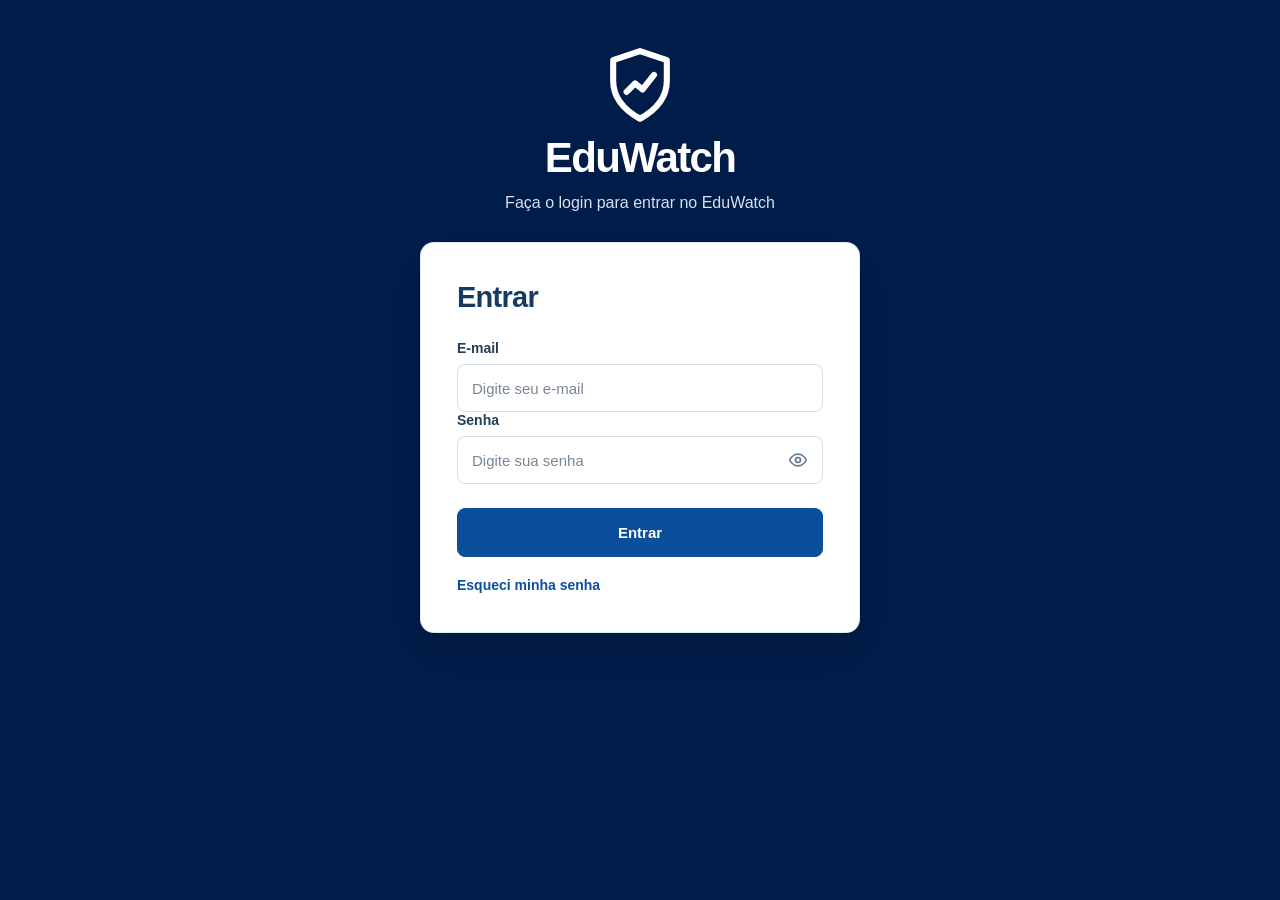
<file: index.html>
<!doctype html>

<html lang="pt-br">
  <head>
    <meta charset="UTF-8" />
    <meta name="viewport" content="width=device-width, initial-scale=1.0" />

    <title>EduWatch</title>
    <link rel="icon" type="image/svg+xml" href="img/logo.svg" />

    <link rel="stylesheet" href="style.css" />
  </head>

  <body>
    <div class="logo-login">
      <img src="img/logo.svg" alt="EduWatch" />
      <h1>EduWatch</h1>
    </div>

    <p class="descricao">Faça o login para entrar no EduWatch</p>

    <div class="tabela-login">
      <h2>Entrar</h2>

      <form id="form-login">
        <label for="email">E-mail</label>
        <input
          type="email"
          id="email"
          placeholder="Digite seu e-mail"
          autocomplete="username"
          maxlength="254"
          required
        />

        <label for="senha">Senha</label>

        <div class="campo-senha">
          <input
            type="password"
            id="senha"
            placeholder="Digite sua senha"
            autocomplete="current-password"
            required
          />

          <button
            type="button"
            id="mostrar-senha"
            aria-label="Mostrar senha"
            title="Mostrar senha"
          >
            <svg
              class="icone-olho"
              viewBox="0 0 24 24"
              fill="none"
              stroke="currentColor"
              stroke-width="2"
              stroke-linecap="round"
              stroke-linejoin="round"
            >
              <path d="M2 12s3.5-7 10-7 10 7 10 7-3.5 7-10 7S2 12 2 12Z"></path>
              <circle cx="12" cy="12" r="3"></circle>
            </svg>
          </button>
        </div>

        <button class="btn-login" type="submit">Entrar</button>
      </form>

      <p
        id="mensagem-login"
        class="mensagem-login"
        role="status"
        aria-live="polite"
        hidden
      ></p>
      <a id="esqueci_senha" href="#">Esqueci minha senha</a>
    </div>

    <script src="script.js"></script>
  </body>
</html>
</file>
<file: style.css>
/* ==========================================================================
   EDUWATCH — TELA INICIAL / LOGIN
   Identidade visual: azul profundo + azul institucional.
   Estilo sóbrio, acessível e responsivo.
   ========================================================================== */

:root {
  --login-bg: #001d4a;
  --login-primary: #0b4f9c;
  --login-primary-hover: #083f7c;
  --login-text: #172b40;
  --login-muted: #5c6e80;
  --login-border: #d4dee8;
  --login-surface: #ffffff;
  --login-surface-soft: #f5f8fb;
  --login-focus: rgba(11, 79, 156, 0.18);
  --login-shadow: 0 18px 48px rgba(0, 10, 29, 0.22);
}

*,
*::before,
*::after {
  box-sizing: border-box;
}

html {
  min-height: 100%;
  background: var(--login-bg);
}

body {
  min-height: 100vh;
  min-height: 100svh;
  margin: 0;
  padding: clamp(28px, 5vh, 48px) 20px 40px;
  display: flex;
  flex-direction: column;
  align-items: center;
  justify-content: flex-start;
  font-family: Inter, "Segoe UI", Roboto, Helvetica, Arial, sans-serif;
  color: #ffffff;
  text-align: center;
  background: #001d4a;
  -webkit-font-smoothing: antialiased;
  text-rendering: optimizeLegibility;
}

/* ---------- Logo e identidade ---------- */

.logo-login {
  display: flex;
  flex-direction: column;
  align-items: center;
  margin: 0 auto 10px;
}

.logo-login img {
  display: block;
  width: 78px;
  height: 78px;
  margin: 0 auto 12px;
  object-fit: contain;
  filter: none;
}

.logo-login h1 {
  margin: 0;
  color: #ffffff;
  font-size: clamp(34px, 5vw, 42px);
  font-weight: 750;
  letter-spacing: -0.04em;
  line-height: 1.08;
}

.descricao {
  max-width: 560px;
  margin: 0 0 26px;
  color: #d5e2ef;
  font-size: 16px;
  line-height: 1.6;
  text-wrap: balance;
}

/* ---------- Cartão de autenticação ---------- */

.tabela-login {
  width: min(100%, 440px);
  margin: 0 auto;
  padding: clamp(26px, 4vw, 36px);
  color: var(--login-text);
  text-align: left;
  background: var(--login-surface);
  border: 1px solid rgba(220, 231, 241, 0.9);
  border-radius: 14px;
  box-shadow: var(--login-shadow);
}

.tabela-login h2 {
  margin: 0 0 25px;
  color: #163b63;
  font-size: clamp(25px, 4vw, 29px);
  font-weight: 700;
  letter-spacing: -0.025em;
  line-height: 1.25;
}

/* ---------- Labels ---------- */

.tabela-login label {
  display: block;
  margin: 0 0 8px;
  color: #243e57;
  font-size: 14px;
  font-weight: 650;
}

/* ---------- Campos ---------- */

.tabela-login input {
  width: 100%;
  min-height: 48px;
  margin: 0;
  padding: 12px 14px;
  color: var(--login-text);
  font: inherit;
  font-size: 15px;
  background: #ffffff;
  border: 1px solid var(--login-border);
  border-radius: 8px;
  outline: none;
  transition:
    border-color 0.16s ease,
    box-shadow 0.16s ease;
}

.tabela-login input::placeholder {
  color: #788796;
  opacity: 1;
}

.tabela-login input:hover {
  border-color: #aebdca;
}

.tabela-login input:focus {
  border-color: var(--login-primary);
  background: #ffffff;
  box-shadow: 0 0 0 3px var(--login-focus);
}

.tabela-login input:focus-visible {
  outline: 2px solid transparent;
}

/* ---------- Campo de senha ---------- */

.campo-senha {
  position: relative;
  width: 100%;
}

.campo-senha input {
  padding-right: 52px;
}

/* ---------- Mostrar senha ---------- */

#mostrar-senha {
  position: absolute;
  top: 50%;
  right: 6px;
  display: inline-flex;
  align-items: center;
  justify-content: center;
  width: 38px;
  height: 38px;
  padding: 0;
  color: #637689;
  background: transparent;
  border: 1px solid transparent;
  border-radius: 7px;
  cursor: pointer;
  transform: translateY(-50%);
  transition:
    color 0.16s ease,
    background-color 0.16s ease;
}

#mostrar-senha:hover {
  color: var(--login-primary);
  background: #edf3f8;
}

#mostrar-senha:focus-visible {
  outline: 2px solid #6f91b0;
  outline-offset: 2px;
}

.icone-olho {
  display: block;
  width: 20px;
  height: 20px;
}

/* ---------- Botão entrar ---------- */

.btn-login {
  display: inline-flex;
  align-items: center;
  justify-content: center;
  width: 100%;
  min-height: 49px;
  margin-top: 24px;
  padding: 12px 18px;
  color: #ffffff;
  font: inherit;
  font-size: 15px;
  font-weight: 650;
  line-height: 1.4;
  background: #0b4f9c;
  border: 1px solid #0b4f9c;
  border-radius: 8px;
  cursor: pointer;
  box-shadow: none;
  filter: none;
  transform: none;
  transition:
    background-color 0.16s ease,
    border-color 0.16s ease;
}

.btn-login:hover:not(:disabled) {
  color: #ffffff;
  background: #083f7c;
  border-color: #083f7c;
  box-shadow: none;
  filter: none;
  transform: none;
}

.btn-login:active:not(:disabled) {
  background: #073664;
  border-color: #073664;
  transform: none;
}

.btn-login:focus-visible {
  outline: 2px solid #6f91b0;
  outline-offset: 3px;
}

.btn-login:disabled {
  cursor: wait;
  opacity: 0.65;
  box-shadow: none;
  transform: none;
}

/* ---------- Mensagens ---------- */

.mensagem-login {
  margin: 16px 0 0;
  padding: 11px 13px;
  border: 1px solid transparent;
  border-radius: 8px;
  font-size: 13px;
  line-height: 1.5;
  text-align: left;
}

.mensagem-login[hidden] {
  display: none !important;
}

.mensagem-login--erro {
  color: #873d3d;
  background: #fbefef;
  border-color: #e9cccc;
}

.mensagem-login--info {
  color: #244e75;
  background: #eef4f9;
  border-color: #d3e1ee;
}

/* ---------- Recuperação de acesso ---------- */

#esqueci_senha {
  display: inline-block;
  margin: 18px 0 0;
  color: #0b4f9c;
  font-size: 14px;
  font-weight: 600;
  line-height: 1.5;
  text-decoration: none;
  text-underline-offset: 3px;
  transition:
    color 0.16s ease,
    text-decoration-color 0.16s ease;
}

#esqueci_senha:hover {
  color: #083f7c;
  text-decoration: underline;
}

#esqueci_senha:focus-visible {
  outline: 2px solid #6f91b0;
  outline-offset: 3px;
  border-radius: 3px;
}

/* Evita realces de toque excessivos em dispositivos móveis. */

button,
input,
a {
  -webkit-tap-highlight-color: transparent;
}

/* ---------- Responsividade ---------- */

@media (max-width: 600px) {
  body {
    padding: 28px 14px 30px;
  }

  .logo-login img {
    width: 70px;
    height: 70px;
    margin-bottom: 10px;
  }

  .logo-login h1 {
    font-size: clamp(32px, 9vw, 38px);
  }

  .descricao {
    max-width: 420px;
    margin-bottom: 22px;
    font-size: 15px;
  }

  .tabela-login {
    width: 100%;
    max-width: 440px;
    padding: 25px 20px;
    border-radius: 12px;
  }

  .tabela-login h2 {
    margin-bottom: 22px;
    font-size: 25px;
  }

  .tabela-login label {
    font-size: 14px;
  }
}

@media (max-width: 380px) {
  body {
    padding: 22px 12px 24px;
  }

  .logo-login img {
    width: 62px;
    height: 62px;
  }

  .descricao {
    margin-bottom: 18px;
    font-size: 14px;
  }

  .tabela-login {
    padding: 22px 16px;
  }

  .tabela-login input,
  .btn-login {
    min-height: 46px;
    font-size: 14px;
  }
}

/* Em notebooks baixos, evita que o formulário exija rolagem excessiva. */

@media (max-height: 760px) and (min-width: 601px) {
  body {
    padding-top: 22px;
    padding-bottom: 24px;
  }

  .logo-login img {
    width: 64px;
    height: 64px;
    margin-bottom: 8px;
  }

  .descricao {
    margin-bottom: 18px;
    font-size: 15px;
  }

  .tabela-login {
    padding: 25px 30px;
  }

  .tabela-login h2 {
    margin-bottom: 18px;
  }

  .btn-login {
    margin-top: 18px;
  }
}

/* Preferências de acessibilidade. */

@media (prefers-reduced-motion: reduce) {
  *,
  *::before,
  *::after {
    scroll-behavior: auto !important;
    transition-duration: 0.01ms !important;
    animation-duration: 0.01ms !important;
    animation-iteration-count: 1 !important;
  }
}
</file>
<file: css/variables.css>
/* ==========================================================================
   EduWatch — Sistema de design
   Base compartilhada por todos os dashboards.
   ==========================================================================
*/

:root {
  /* ---------- Marca / azul institucional ---------- */
  --primary: #0b4f9c;
  --primary-strong: #176fc1;
  --primary-deep: #003b73;
  --secondary: #2f80ed;
  --accent: #4da3ff;
  /* ---------- Fundos ---------- */
  --background: #001d4a;
  --page-background: #f4f7fb;
  --surface: #ffffff;
  --surface-muted: #edf4fb;
  --surface-hover: #f0f6fc;
  /* Compatibilidade com dashboard.css */
  --color-bg: #f4f7fb;
  --color-surface: #ffffff;
  /* ---------- Textos ---------- */
  --text: #14263d;
  --text-strong: #0f2742;
  --text-inverted: #ffffff;
  --muted: #596d83;
  --text-muted: var(--muted);
  --text-on-background: #ffffff;
  --muted-on-background: #bfd0e2;
  --color-text: #14263d;
  --color-text-muted: var(--muted);
  --color-text-subtle: #596d83;
  --color-text-on-navy: #ffffff;
  --color-text-on-navy-muted: #c4d3e2;
  /* ---------- Bordas ---------- */
  --border: #d4e0ec;
  --border-strong: #9eb3c8;
  --color-border: #d4e0ec;
  --color-border-strong: #9eb3c8;
  /* ---------- Estados ---------- */
  --success: #237a4d;
  --success-text: #1f7147;
  --success-bg: #e8f6ee;
  --success-border: #b2dcc3;
  --warning: #9a6800;
  --warning-text: #956500;
  --warning-bg: #fff4d8;
  --warning-border: #e5cc89;
  --danger: #b42318;
  --danger-text: #b42318;
  --danger-bg: #fdebea;
  --danger-border: #e7aca6;
  --info: #176fc1;
  --info-bg: #eaf3fc;
  --info-border: #b9d6ef;
  /* ---------- Escala azul ---------- */
  --navy-950: #000d22;
  --navy-900: #001d4a;
  --navy-850: #002653;
  --navy-800: #00345f;
  --navy-700: #004a82;
  --navy-600: #0060a8;
  --navy-500: #0b4f9c;
  --navy-400: #2878c7;
  --navy-300: #65a7df;
  --navy-200: #a8cff2;
  --navy-100: #dcecf9;
  /* ---------- Neutros ---------- */
  --neutral-0: #ffffff;
  --neutral-50: #f8fbfe;
  --neutral-100: #f1f6fa;
  --neutral-200: #e6eef6;
  --neutral-300: #d6e2ee;
  --neutral-500: #8295a9;
  --neutral-700: #455a70;
  --neutral-900: #17293d;
  /* Compatibilidade com a refatoração anterior */
  --gold-400: #5fa8ff;
  --gold-500: #2f80ed;
  /* ---------- Raios ---------- */
  --radius-sm: 7px;
  --radius-md: 10px;
  --radius-lg: 15px;
  --radius-xl: 18px;
  --radius-full: 999px;
  /* ---------- Sombras ---------- */
  --shadow-xs: 0 1px 3px rgba(0, 29, 74, 0.05);
  --shadow-sm: 0 3px 10px rgba(0, 29, 74, 0.08);
  --shadow-md: 0 10px 28px rgba(0, 29, 74, 0.13);
  --shadow-lg: 0 18px 44px rgba(0, 17, 43, 0.2);
  --shadow-focus: 0 0 0 4px rgba(47, 128, 237, 0.16);
  /* ---------- Espaçamento ---------- */
  --space-1: 4px;
  --space-2: 8px;
  --space-3: 12px;
  --space-4: 16px;
  --space-5: 20px;
  --space-6: 24px;
  --space-7: 28px;
  --space-8: 32px;
  --space-10: 40px;
  /* ---------- Tipografia ---------- */
  --font-sans: Inter, "Segoe UI", Roboto, Helvetica, Arial, sans-serif;
  --fz-xs: 12px;
  --fz-sm: 14px;
  --fz-base: 16px;
  --fz-md: 17px;
  --fz-lg: 20px;
  --fz-xl: 24px;
  --fz-2xl: 30px;
  --fz-3xl: 36px;
  --fw-medium: 500;
  --fw-semibold: 600;
  --fw-bold: 700;
  --fw-heavy: 800;
  /* ---------- Interações ---------- */
  --transition-fast: 0.16s ease;
  --transition-base: 0.22s ease;
  --transition-slow: 0.32s ease;
  --ring-focus: 0 0 0 4px rgba(77, 163, 255, 0.22);
  /* ---------- Camadas ---------- */
  --z-backdrop: 40;
  --z-sidebar: 50;
  --z-topbar: 60;
  --z-notification: 70;
  --z-modal: 100;
  /* ---------- Layout ---------- */
  --sidebar-width: 264px;
  --header-height: 76px;
  --content-max-width: 1180px;
}

html {
  min-height: 100%;
  scroll-behavior: smooth;
}
</file>
<file: css/dashboard.css>
/* ==========================================================================
   EduWatch — Dashboard
   Shell + componentes compartilhados por aluno, professor, coordenação e admin.
   Depende de variables.css.
   ==========================================================================
*/

/* ==========================================================================
   BASE
   ==========================================================================
*/

.dashboard-body {
  min-height: 100vh;
  margin: 0;
  background: var(--page-background);
  color: var(--color-text);
  font-family: var(--font-sans);
  font-size: var(--fz-base);
  line-height: 1.5;
  -webkit-font-smoothing: antialiased;
  text-rendering: optimizeLegibility;
}

.dashboard-body *,
.dashboard-body *::before,
.dashboard-body *::after {
  box-sizing: border-box;
}

.dashboard-body button,
.dashboard-body input,
.dashboard-body select,
.dashboard-body textarea {
  font: inherit;
}

.dashboard-body button,
.dashboard-body a {
  -webkit-tap-highlight-color: transparent;
}

.dashboard-body [hidden] {
  display: none !important;
}

/* ==========================================================================
   ESTRUTURA PRINCIPAL
   ==========================================================================
*/

.app-shell {
  display: flex;
  width: 100%;
  min-height: 100vh;
}

/* ==========================================================================
   SIDEBAR
   ==========================================================================
*/

.sidebar {
  position: sticky;
  top: 0;
  width: var(--sidebar-width);
  height: 100vh;
  flex: 0 0 var(--sidebar-width);
  display: flex;
  flex-direction: column;
  padding: var(--space-6) var(--space-4);
  color: var(--color-text-on-navy);
  background: var(--navy-900);
  border-right: 1px solid rgba(255, 255, 255, 0.09);
  box-shadow: 10px 0 28px rgba(0, 16, 42, 0.08);
  overflow: hidden;
}

.sidebar-brand {
  display: flex;
  align-items: center;
  gap: var(--space-3);
  padding: 0 var(--space-2) var(--space-5);
  margin-bottom: var(--space-3);
  border-bottom: 1px solid rgba(255, 255, 255, 0.1);
}

.brand-logo {
  width: 34px;
  height: 34px;
  flex: 0 0 auto;
  object-fit: contain;
}

.brand-name {
  color: #ffffff;
  font-size: 21px;
  font-weight: var(--fw-heavy);
  letter-spacing: -0.035em;
}

.sidebar-nav {
  display: flex;
  flex: 1;
  flex-direction: column;
  gap: 6px;
  min-height: 0;
  overflow-y: auto;
  padding-right: 2px;
  scrollbar-width: thin;
  scrollbar-color: rgba(255, 255, 255, 0.2) transparent;
}

.sidebar-link {
  position: relative;
  display: flex;
  align-items: center;
  gap: var(--space-3);
  min-height: 46px;
  padding: 10px 12px;
  color: var(--color-text-on-navy-muted);
  text-decoration: none;
  font-size: 15px;
  font-weight: var(--fw-semibold);
  border: 1px solid transparent;
  border-radius: var(--radius-md);
  transition:
    background-color var(--transition-fast),
    border-color var(--transition-fast),
    color var(--transition-fast),
    transform var(--transition-fast);
}

.sidebar-link::before {
  content: "";
  position: absolute;
  left: -1px;
  top: 9px;
  bottom: 9px;
  width: 3px;
  border-radius: 0 4px 4px 0;
  background: transparent;
  transition: background-color var(--transition-fast);
}

.sidebar-link:hover {
  color: #ffffff;
  background: rgba(255, 255, 255, 0.055);
  border-color: rgba(255, 255, 255, 0.06);
  transform: translateX(1px);
}

.sidebar-link.is-active {
  color: #ffffff;
  background: linear-gradient(
    90deg,
    rgba(23, 111, 193, 0.28),
    rgba(23, 111, 193, 0.1)
  );
  border-color: rgba(77, 163, 255, 0.2);
}

.sidebar-link.is-active::before {
  background: #5fb1ff;
}

.sidebar-link:focus-visible {
  outline: 3px solid rgba(77, 163, 255, 0.45);
  outline-offset: 2px;
}

.sidebar-icon {
  width: 20px;
  height: 20px;
  flex: 0 0 20px;
}

.sidebar-footer {
  display: flex;
  flex-direction: column;
  gap: var(--space-3);
  padding-top: var(--space-4);
  margin-top: var(--space-4);
  border-top: 1px solid rgba(255, 255, 255, 0.1);
}

.sidebar-user {
  display: flex;
  align-items: center;
  gap: var(--space-3);
  min-width: 0;
  padding: 0 var(--space-2);
}

.avatar {
  width: 38px;
  height: 38px;
  flex: 0 0 38px;
  display: grid;
  place-items: center;
  color: #00315d;
  background: #91c9f6;
  border: 2px solid rgba(255, 255, 255, 0.16);
  border-radius: var(--radius-full);
  font-size: 14px;
  font-weight: var(--fw-heavy);
}

.sidebar-user-info {
  min-width: 0;
  display: flex;
  flex-direction: column;
  gap: 1px;
  line-height: 1.25;
}

.sidebar-user-info strong,
.sidebar-user-info small {
  overflow: hidden;
  text-overflow: ellipsis;
  white-space: nowrap;
}

.sidebar-user-info strong {
  color: #ffffff;
  font-size: 14px;
}

.sidebar-user-info small {
  color: #bfd0e0;
  font-size: 12px;
}

/* ==========================================================================
   BOTÕES
   ==========================================================================
*/

.btn {
  display: inline-flex;
  align-items: center;
  justify-content: center;
  gap: var(--space-2);
  min-height: 40px;
  padding: 9px 14px;
  color: var(--color-text);
  background: var(--surface);
  border: 1px solid var(--border);
  border-radius: var(--radius-md);
  font-size: 14px;
  font-weight: var(--fw-semibold);
  cursor: pointer;
  transition:
    background-color var(--transition-fast),
    border-color var(--transition-fast),
    color var(--transition-fast),
    box-shadow var(--transition-fast),
    transform var(--transition-fast);
}

.btn:hover {
  background: var(--surface-hover);
  border-color: var(--border-strong);
}

.btn:active {
  transform: translateY(1px);
}

.btn:focus-visible,
.btn-icon:focus-visible {
  outline: 3px solid rgba(77, 163, 255, 0.35);
  outline-offset: 2px;
}

.btn svg {
  width: 18px;
  height: 18px;
  flex: 0 0 auto;
}

.btn-ghost {
  width: 100%;
  justify-content: flex-start;
  color: #c9d8e7;
  background: rgba(255, 255, 255, 0.035);
  border-color: rgba(255, 255, 255, 0.11);
}

.btn-ghost:hover {
  color: #ffffff;
  background: rgba(255, 255, 255, 0.08);
  border-color: rgba(255, 255, 255, 0.16);
}

.btn-icon {
  width: 40px;
  height: 40px;
  flex: 0 0 40px;
  display: inline-flex;
  align-items: center;
  justify-content: center;
  padding: 0;
  color: var(--muted);
  background: transparent;
  border: 1px solid transparent;
  border-radius: var(--radius-md);
  cursor: pointer;
  transition:
    background-color var(--transition-fast),
    border-color var(--transition-fast),
    color var(--transition-fast);
}

.btn-icon:hover {
  color: var(--text-strong);
  background: var(--surface-muted);
  border-color: var(--border);
}

.btn-icon svg {
  width: 20px;
  height: 20px;
}

/* ==========================================================================
   BACKDROP MOBILE
   ==========================================================================
*/

.sidebar-backdrop {
  position: fixed;
  inset: 0;
  background: rgba(0, 11, 30, 0.6);
  z-index: var(--z-backdrop);
  backdrop-filter: blur(2px);
}

/* ==========================================================================
   CONTEÚDO
   ==========================================================================
*/

.app-content {
  flex: 1;
  min-width: 0;
  display: flex;
  flex-direction: column;
  background: var(--page-background);
}

.app-content > .main-content {
  width: 100%;
}

.topbar {
  position: sticky;
  top: 0;
  z-index: var(--z-topbar);
  min-height: var(--header-height);
  display: flex;
  align-items: center;
  gap: var(--space-4);
  padding: 14px var(--space-6);
  background: rgba(255, 255, 255, 0.96);
  border-bottom: 1px solid var(--border);
  box-shadow: 0 4px 18px rgba(0, 29, 74, 0.055);
  backdrop-filter: blur(12px);
}

.sidebar-toggle {
  display: none;
}

.topbar-title {
  flex: 1;
  min-width: 0;
}

.topbar-title h1 {
  margin: 0;
  color: var(--text-strong);
  font-size: clamp(20px, 2vw, 25px);
  font-weight: var(--fw-heavy);
  letter-spacing: -0.025em;
  line-height: 1.18;
}

.topbar-subtitle {
  max-width: 720px;
  margin: 3px 0 0;
  color: var(--muted);
  font-size: 13.5px;
  line-height: 1.4;
}

.topbar-actions {
  display: flex;
  align-items: center;
  gap: var(--space-2);
}

/* ==========================================================================
   NOTIFICAÇÕES
   ==========================================================================
*/

.notification {
  position: relative;
}

.notification-dot {
  position: absolute;
  top: 7px;
  right: 7px;
  width: 9px;
  height: 9px;
  background: var(--danger);
  border: 2px solid #ffffff;
  border-radius: var(--radius-full);
}

.notification-panel {
  position: absolute;
  right: 0;
  top: calc(100% + 10px);
  width: min(340px, calc(100vw - 28px));
  padding: 15px;
  background: #ffffff;
  border: 1px solid var(--border);
  border-radius: var(--radius-lg);
  box-shadow: var(--shadow-lg);
  z-index: var(--z-notification);
}

.notification-panel h2 {
  margin: 0 0 10px;
  color: var(--text-strong);
  font-size: 15px;
  font-weight: var(--fw-bold);
}

.notification-item {
  display: flex;
  flex-direction: column;
  gap: 3px;
  padding: 11px 0;
  border-top: 1px solid var(--border);
}

.notification-item:first-child {
  padding-top: 0;
  border-top: 0;
}

.notification-item strong {
  color: var(--text);
  font-size: 13px;
  line-height: 1.4;
}

.notification-item span {
  color: var(--muted);
  font-size: 12.5px;
  line-height: 1.45;
}

#notification-list:empty::after {
  content: "Nenhuma notificação por aqui.";
  display: block;
  color: var(--color-text-subtle);
  font-size: 13px;
  text-align: center;
  padding: 10px 4px 2px;
}

/* ==========================================================================
   ÁREA PRINCIPAL
   ==========================================================================
*/

.main-content {
  flex: 1;
  display: flex;
  flex-direction: column;
  gap: var(--space-6);
  width: 100%;
  padding: var(--space-6);
}

.main-content > * {
  width: min(100%, var(--content-max-width));
  margin-inline: auto;
}

.dashboard-section {
  display: flex;
  flex-direction: column;
  gap: var(--space-6);
  width: 100%;
  min-width: 0;
}

.dashboard-section.is-active {
  animation: dashboard-section-enter 0.22s ease both;
}

@keyframes dashboard-section-enter {
  from {
    opacity: 0;
    transform: translateY(3px);
  }

  to {
    opacity: 1;
    transform: translateY(0);
  }
}

.section-block {
  display: flex;
  flex-direction: column;
  gap: var(--space-3);
}

.section-heading {
  margin: 0;
  color: var(--text-strong);
  font-size: var(--fz-lg);
  font-weight: var(--fw-bold);
  line-height: 1.25;
}

.section-subheading {
  max-width: 68ch;
  margin: 0;
  color: var(--muted);
  font-size: 14px;
  line-height: 1.55;
}

/* ==========================================================================
   PAINÉIS
   ==========================================================================
*/

.panel {
  display: flex;
  flex-direction: column;
  gap: var(--space-4);
  min-width: 0;
  padding: var(--space-5);
  background: var(--surface);
  border: 1px solid var(--border);
  border-radius: var(--radius-lg);
  box-shadow: var(--shadow-xs);
}

.panel-header {
  display: flex;
  align-items: center;
  justify-content: space-between;
  flex-wrap: wrap;
  gap: var(--space-3);
}

.panel-header h2 {
  margin: 0;
  color: var(--text-strong);
  font-size: 17px;
  font-weight: var(--fw-bold);
  line-height: 1.3;
}

.panel-header p {
  margin: 0;
  color: var(--muted);
  font-size: 13px;
}

/* ==========================================================================
   KPIs
   ==========================================================================
*/

.kpi-grid {
  display: grid;
  grid-template-columns: repeat(4, minmax(0, 1fr));
  gap: var(--space-4);
}

.kpi-card {
  position: relative;
  min-width: 0;
  display: flex;
  flex-direction: column;
  gap: 7px;
  min-height: 118px;
  padding: 18px 18px 17px;
  background: linear-gradient(180deg, #ffffff 0%, #fbfdff 100%);
  border: 1px solid var(--border);
  border-radius: var(--radius-lg);
  box-shadow: var(--shadow-xs);
  overflow: hidden;
  transition:
    transform var(--transition-fast),
    box-shadow var(--transition-fast),
    border-color var(--transition-fast);
}

.kpi-card::before {
  content: "";
  position: absolute;
  left: 0;
  top: 0;
  bottom: 0;
  width: 4px;
  background: var(--primary);
}

.kpi-card:hover {
  transform: translateY(-2px);
  border-color: #b9ccde;
  box-shadow: var(--shadow-sm);
}

.kpi-card--warning::before {
  background: #d19a18;
}

.kpi-card--danger::before {
  background: var(--danger);
}

.kpi-label {
  color: var(--muted);
  font-size: 13px;
  font-weight: var(--fw-semibold);
  line-height: 1.35;
}

.kpi-value {
  color: var(--text-strong);
  font-size: clamp(25px, 3vw, 31px);
  font-weight: var(--fw-heavy);
  letter-spacing: -0.035em;
  line-height: 1;
}

.kpi-card--warning .kpi-value {
  color: var(--warning-text);
}

.kpi-card--danger .kpi-value {
  color: var(--danger-text);
}

.kpi-trend {
  display: inline-flex;
  align-items: center;
  gap: 5px;
  width: fit-content;
  font-size: 12px;
  font-weight: var(--fw-semibold);
  line-height: 1.3;
}

.kpi-trend--up {
  color: var(--success-text);
}

.kpi-trend--down {
  color: var(--danger-text);
}

/* ==========================================================================
   CARDS
   ==========================================================================
*/

.card-grid {
  display: grid;
  grid-template-columns: repeat(3, minmax(0, 1fr));
  gap: var(--space-4);
}

.class-card {
  position: relative;
  display: flex;
  flex-direction: column;
  gap: var(--space-2);
  min-width: 0;
  min-height: 150px;
  padding: 18px;
  color: var(--text);
  text-align: left;
  text-decoration: none;
  background: var(--surface);
  border: 1px solid var(--border);
  border-radius: var(--radius-lg);
  box-shadow: var(--shadow-xs);
  transition:
    border-color var(--transition-base),
    transform var(--transition-base),
    box-shadow var(--transition-base),
    background-color var(--transition-base);
}

button.class-card {
  width: 100%;
  font: inherit;
  cursor: pointer;
}

.class-card:hover {
  background: #fcfeff;
  border-color: #a8c5df;
  transform: translateY(-2px);
  box-shadow: var(--shadow-sm);
}

.class-card:focus-visible {
  outline: 3px solid rgba(77, 163, 255, 0.28);
  outline-offset: 2px;
}

.class-card-title {
  color: var(--text-strong);
  font-size: 16px;
  font-weight: var(--fw-bold);
  line-height: 1.35;
}

.class-card-meta {
  display: flex;
  align-items: center;
  flex-wrap: wrap;
  gap: 6px;
  color: var(--muted);
  font-size: 12.5px;
}

.class-card-meta span {
  display: inline-flex;
  align-items: center;
  min-height: 24px;
  padding: 3px 8px;
  background: var(--surface-muted);
  border: 1px solid var(--border);
  border-radius: var(--radius-full);
}

.class-card-footer {
  margin-top: auto;
}

.class-card--disabled {
  cursor: default;
  border-style: dashed;
  background: #f7fafd;
}

.class-card--disabled:hover {
  transform: none;
  border-color: var(--border);
  box-shadow: var(--shadow-xs);
  background: #f7fafd;
}

.class-card--disabled .class-card-title {
  color: var(--muted);
}

/* ==========================================================================
   FILTROS
   ==========================================================================
*/

.filters-bar {
  display: flex;
  align-items: center;
  flex-wrap: wrap;
  gap: 10px;
}

.filters-bar > label,
.filters-bar > span {
  margin: 0;
}

.filters-bar select,
.filters-bar input {
  width: auto;
  min-height: 42px;
  margin: 0;
  padding: 9px 12px;
  color: var(--text);
  background: #ffffff;
  border: 1px solid var(--border-strong);
  border-radius: var(--radius-md);
  font-size: 14px;
  line-height: 1.2;
  outline: none;
  transition:
    border-color var(--transition-fast),
    box-shadow var(--transition-fast),
    background-color var(--transition-fast);
}

.filters-bar select:hover,
.filters-bar input:hover {
  border-color: #7f9eb8;
}

.filters-bar select:focus,
.filters-bar input:focus {
  border-color: var(--primary);
  box-shadow: var(--ring-focus);
}

.search-field {
  position: relative;
  display: flex;
  align-items: center;
  flex: 1 1 260px;
  min-width: 220px;
}

.search-field svg {
  position: absolute;
  left: 12px;
  width: 17px;
  height: 17px;
  color: var(--muted);
  pointer-events: none;
}

.search-field input {
  width: 100%;
  padding-left: 38px;
}

/* ==========================================================================
   TABELAS
   ==========================================================================
*/

.table-wrapper {
  width: 100%;
  min-width: 0;
  overflow-x: auto;
  border: 1px solid var(--border);
  border-radius: var(--radius-md);
  background: #ffffff;
  scrollbar-color: #abc0d3 transparent;
  scrollbar-width: thin;
}

.data-table {
  width: 100%;
  min-width: 560px;
  border-collapse: separate;
  border-spacing: 0;
  color: var(--text);
  font-size: 13.5px;
}

.data-table thead th {
  padding: 12px 14px;
  color: #425870;
  background: #f3f7fb;
  font-size: 12px;
  font-weight: var(--fw-bold);
  letter-spacing: 0.015em;
  text-align: left;
  white-space: nowrap;
  border-bottom: 1px solid var(--border);
}

.data-table tbody td {
  padding: 13px 14px;
  vertical-align: middle;
  border-bottom: 1px solid var(--border);
  font-variant-numeric: tabular-nums;
}

.data-table tbody tr:last-child td {
  border-bottom: 0;
}

.data-table tbody tr {
  transition:
    background-color var(--transition-fast),
    box-shadow var(--transition-fast);
}

.data-table tbody tr:hover {
  background: #f7fbff;
}

.data-table tbody tr.is-clickable {
  cursor: pointer;
}

.data-table tbody tr.is-clickable:hover {
  box-shadow: inset 3px 0 0 var(--accent);
}

.data-table tbody tr.is-clickable:focus-visible {
  outline: 3px solid rgba(77, 163, 255, 0.25);
  outline-offset: -3px;
}

.data-table td:first-child {
  color: var(--text-strong);
}

/* ==========================================================================
   STATUS BADGES
   ==========================================================================
*/

.status-badge {
  display: inline-flex;
  align-items: center;
  gap: 7px;
  min-height: 28px;
  padding: 4px 9px;
  border: 1px solid transparent;
  border-radius: var(--radius-full);
  font-size: 12px;
  font-weight: var(--fw-bold);
  line-height: 1;
  white-space: nowrap;
}

.status-dot {
  width: 7px;
  height: 7px;
  flex: 0 0 7px;
  border-radius: var(--radius-full);
  background: currentColor;
}

.status-badge--normal {
  color: var(--success-text);
  background: var(--success-bg);
  border-color: var(--success-border);
}

.status-badge--atencao {
  color: var(--warning-text);
  background: var(--warning-bg);
  border-color: var(--warning-border);
}

.status-badge--critico {
  color: var(--danger-text);
  background: var(--danger-bg);
  border-color: var(--danger-border);
}

.status-badge--indefinido {
  color: var(--muted);
  background: var(--surface-muted);
  border-color: var(--border);
}

/* Compatibilidade com versões antigas */

.badge {
  display: inline-flex;
  align-items: center;
  gap: 6px;
  min-height: 26px;
  padding: 4px 9px;
  border: 1px solid transparent;
  border-radius: var(--radius-full);
  font-size: 12px;
  font-weight: var(--fw-bold);
}

.badge-normal {
  color: var(--success-text);
  background: var(--success-bg);
  border-color: var(--success-border);
}

.badge-atencao {
  color: var(--warning-text);
  background: var(--warning-bg);
  border-color: var(--warning-border);
}

.badge-critico {
  color: var(--danger-text);
  background: var(--danger-bg);
  border-color: var(--danger-border);
}

/* ==========================================================================
   LISTA DE ACOMPANHAMENTO
   ==========================================================================
*/

.note-list {
  display: flex;
  flex-direction: column;
  gap: 10px;
  list-style: none;
  margin: 0;
  padding: 0;
}

.note-item {
  display: flex;
  align-items: flex-start;
  gap: 10px;
  padding: 13px 14px;
  color: var(--text);
  background: #f8fbfe;
  border: 1px solid var(--border);
  border-left: 4px solid var(--warning-text);
  border-radius: var(--radius-md);
  font-size: 13.5px;
  line-height: 1.5;
}

.note-item svg {
  width: 18px;
  height: 18px;
  flex: 0 0 18px;
  margin-top: 1px;
  color: var(--warning-text);
}

.note-list:empty::after {
  content: "Nenhum ponto de atenção no momento.";
  display: block;
  padding: 14px;
  color: var(--color-text-subtle);
  background: var(--surface-muted);
  border: 1px dashed var(--border);
  border-radius: var(--radius-md);
  font-size: 13px;
  text-align: center;
}

.note-list > li:not(.note-item) {
  list-style: none;
}

/* ==========================================================================
   MINI GRÁFICOS
   ==========================================================================
*/

.mini-chart {
  display: flex;
  align-items: flex-end;
  gap: 12px;
  min-height: 260px;
  width: 100%;
  min-width: 0;
  padding: 20px 10px 12px;
  overflow-x: auto;
  border-bottom: 1px solid var(--border);
  scrollbar-width: thin;
}

.mini-chart:has(.state-block) {
  align-items: center;
  justify-content: center;
}

.mini-chart-bar {
  height: 220px;
  min-width: 56px;
  flex: 1 0 56px;
  display: flex;
  flex-direction: column;
  align-items: center;
  justify-content: flex-end;
}

.mini-chart-value {
  flex: 0 0 auto;
  margin-bottom: 7px;
  color: var(--text-strong);
  font-size: 12px;
  font-weight: var(--fw-bold);
}

.mini-chart-fill {
  width: 38px;
  max-width: 72%;
  min-height: 8px;
  flex: 0 0 auto;
  background: linear-gradient(180deg, #5fa8ff 0%, #176fc1 100%);
  border-radius: 7px 7px 3px 3px;
  box-shadow: 0 4px 10px rgba(23, 111, 193, 0.16);
  transition:
    height 0.28s ease,
    filter 0.2s ease,
    transform 0.2s ease;
}

.mini-chart-bar:hover .mini-chart-fill {
  filter: brightness(1.05);
  transform: translateY(-2px);
}

.mini-chart-fill--normal {
  background: linear-gradient(180deg, #59b882 0%, #237a4d 100%);
}

.mini-chart-fill--atencao {
  background: linear-gradient(180deg, #efc45c 0%, #c58b16 100%);
}

.mini-chart-fill--critico {
  background: linear-gradient(180deg, #e5796f 0%, #b42318 100%);
}

.mini-chart-label {
  width: 100%;
  margin-top: 8px;
  overflow: hidden;
  text-overflow: ellipsis;
  white-space: nowrap;
  color: var(--muted);
  font-size: 11px;
  font-weight: var(--fw-semibold);
  text-align: center;
}

/* ==========================================================================
   ESTADOS
   ==========================================================================
*/

.state-block {
  width: 100%;
  min-height: 96px;
  display: flex;
  align-items: center;
  justify-content: center;
  gap: 10px;
  padding: 20px;
  color: var(--muted);
  text-align: center;
  background: var(--surface-muted);
  border: 1px dashed var(--border);
  border-radius: var(--radius-md);
  font-size: 13.5px;
}

.state-block svg {
  width: 19px;
  height: 19px;
  flex: 0 0 19px;
}

.state-block--loading svg {
  color: var(--primary);
  animation: eduwatch-spin 0.9s linear infinite;
}

.state-block--vazio svg {
  color: var(--muted);
}

.state-block--error {
  color: var(--danger-text);
  background: var(--danger-bg);
  border-color: var(--danger-border);
}

.state-block--error svg {
  color: var(--danger-text);
}

@keyframes eduwatch-spin {
  to {
    transform: rotate(360deg);
  }
}

/* ==========================================================================
   MODAL
   ==========================================================================
*/

.modal-backdrop {
  position: fixed;
  inset: 0;
  z-index: var(--z-modal);
  display: flex;
  align-items: center;
  justify-content: center;
  padding: 20px;
  background: rgba(0, 12, 31, 0.66);
  backdrop-filter: blur(3px);
}

.modal {
  width: min(100%, 620px);
  max-height: min(88vh, 760px);
  display: flex;
  flex-direction: column;
  overflow: hidden;
  background: #ffffff;
  border: 1px solid rgba(255, 255, 255, 0.42);
  border-radius: var(--radius-lg);
  box-shadow: var(--shadow-lg);
}

.modal-header {
  display: flex;
  align-items: center;
  justify-content: space-between;
  gap: var(--space-3);
  padding: 18px 20px;
  background: linear-gradient(180deg, #ffffff 0%, #f8fbfe 100%);
  border-bottom: 1px solid var(--border);
}

.modal-header h2 {
  min-width: 0;
  margin: 0;
  overflow: hidden;
  text-overflow: ellipsis;
  white-space: nowrap;
  color: var(--text-strong);
  font-size: 19px;
  font-weight: var(--fw-bold);
  line-height: 1.25;
}

.modal-body {
  padding: 20px;
  overflow-y: auto;
}

.modal-kpis {
  display: grid;
  grid-template-columns: repeat(4, minmax(0, 1fr));
  gap: 10px;
  margin-bottom: 22px;
}

.modal-kpis .kpi-card {
  min-height: 96px;
  padding: 14px;
}

.modal-kpis .kpi-label {
  font-size: 11.5px;
}

.modal-kpis .kpi-value {
  font-size: 21px;
}

.modal-section {
  display: flex;
  flex-direction: column;
  gap: 9px;
  padding-top: 17px;
  margin-top: 17px;
  border-top: 1px solid var(--border);
}

.modal-section h3 {
  margin: 0;
  color: var(--text-strong);
  font-size: 14px;
  font-weight: var(--fw-bold);
}

.modal-observacao {
  margin: 0;
  padding: 12px 14px;
  color: var(--text);
  background: var(--surface-muted);
  border: 1px solid var(--border);
  border-radius: var(--radius-md);
  font-size: 13.5px;
  line-height: 1.6;
}

/* ==========================================================================
   ACESSIBILIDADE
   ==========================================================================
*/

.sr-only {
  position: absolute !important;
  width: 1px !important;
  height: 1px !important;
  padding: 0 !important;
  margin: -1px !important;
  overflow: hidden !important;
  clip: rect(0, 0, 0, 0) !important;
  white-space: nowrap !important;
  border: 0 !important;
}

/* ==========================================================================
   RESPONSIVIDADE
   ==========================================================================
*/

@media (max-width: 1100px) {
  .kpi-grid {
    grid-template-columns: repeat(2, minmax(0, 1fr));
  }

  .card-grid {
    grid-template-columns: repeat(2, minmax(0, 1fr));
  }

  .mini-chart-bar {
    min-width: 52px;
    flex-basis: 52px;
  }
}

@media (max-width: 960px) {
  .sidebar {
    position: fixed;
    inset: 0 auto 0 0;
    z-index: var(--z-sidebar);
    width: min(var(--sidebar-width), 86vw);
    height: 100vh;
    transform: translateX(-105%);
    transition: transform var(--transition-slow);
    box-shadow: 18px 0 44px rgba(0, 13, 34, 0.25);
  }

  .sidebar.is-open {
    transform: translateX(0);
  }

  .sidebar-toggle {
    display: inline-flex;
  }

  .topbar {
    padding: 12px 16px;
  }

  .main-content {
    padding: 20px;
  }
}

@media (max-width: 720px) {
  .main-content {
    gap: 18px;
  }

  .dashboard-section {
    gap: 18px;
  }

  .panel {
    padding: 17px;
    border-radius: 13px;
  }

  .kpi-grid {
    grid-template-columns: 1fr;
  }

  .card-grid {
    grid-template-columns: 1fr;
  }

  .modal-kpis {
    grid-template-columns: repeat(2, minmax(0, 1fr));
  }

  .filters-bar {
    align-items: stretch;
    flex-direction: column;
  }

  .filters-bar select,
  .filters-bar input,
  .search-field {
    width: 100%;
    min-width: 0;
  }

  .topbar-title h1 {
    font-size: 20px;
  }

  .topbar-subtitle {
    font-size: 12.5px;
  }

  .notification-panel {
    position: fixed;
    top: 72px;
    right: 12px;
  }
}

@media (max-width: 520px) {
  .main-content {
    padding: 14px;
  }

  .topbar {
    min-height: 68px;
    padding: 10px 12px;
    gap: 8px;
  }

  .topbar-actions {
    gap: 4px;
  }

  .btn-icon {
    width: 38px;
    height: 38px;
    flex-basis: 38px;
  }

  .panel {
    padding: 15px;
  }

  .data-table {
    min-width: 500px;
  }

  .mini-chart {
    min-height: 235px;
    padding-inline: 4px;
  }

  .mini-chart-bar {
    height: 200px;
  }

  .mini-chart-fill {
    width: 32px;
  }

  .modal-backdrop {
    padding: 10px;
  }

  .modal-body {
    padding: 16px;
  }

  .modal-header {
    padding: 15px 16px;
  }

  .modal-kpis {
    gap: 8px;
    margin-bottom: 17px;
  }
}

@media (prefers-reduced-motion: reduce) {
  .dashboard-body *,
  .dashboard-body *::before,
  .dashboard-body *::after {
    scroll-behavior: auto !important;
    transition-duration: 0.01ms !important;
    animation-duration: 0.01ms !important;
    animation-iteration-count: 1 !important;
  }
}

/* =====================================
   DESEMPENHO - TELA TODA
=====================================
*/

#section-desempenho {
  width: 100%;
  max-width: none;
  margin: 0;
  padding: 0;
}

/* Coloca os dois cards um embaixo do outro */

#section-desempenho .card-grid {
  display: flex;
  flex-direction: column;
  width: 100%;
  max-width: none;
  gap: 24px;
}

/* Cada card ocupa toda a largura */

#section-desempenho .card-grid .panel {
  width: 100%;
  max-width: none;
  margin: 0;
}

/* Tabela ocupa toda a largura */

#section-desempenho .table-wrapper {
  width: 100%;
  overflow-x: auto;
}

#section-desempenho .data-table {
  width: 100%;
  min-width: 720px;
}

/* ==========================================================================
   ACESSIBILIDADE E CONSISTÊNCIA DOS CONTROLES
   Regras-base com baixo impacto: os estilos específicos dos componentes
   continuam prevalecendo sobre estas regras compartilhadas.
   ========================================================================== */
.dashboard-body :focus-visible {
  outline: 3px solid var(--accent);
  outline-offset: 2px;
}
.dashboard-body input,
.dashboard-body select,
.dashboard-body textarea {
  max-width: 100%;
}
.dashboard-body :disabled {
  cursor: not-allowed;
}
</file>
<file: css/admin.css>
/* ==========================================================================
   EduWatch — Área Administrativa
   Depende de variables.css e dashboard.css.
   ==========================================================================
*/

.admin-main {
  display: flex;
  flex-direction: column;
  gap: var(--space-6);
}

/* ==========================================================================
   BOAS-VINDAS
   ==========================================================================
*/

.admin-welcome {
  position: relative;
  overflow: hidden;
  padding: 30px;
  background: linear-gradient(135deg, #ffffff 0%, #f3f8fd 100%);
  border: 1px solid var(--border);
  border-radius: var(--radius-lg);
  box-shadow: var(--shadow-sm);
}

.admin-welcome::after {
  content: "";
  position: absolute;
  top: -72px;
  right: -72px;
  width: 220px;
  height: 220px;
  border-radius: 50%;
  background: radial-gradient(
    circle,
    rgba(47, 128, 237, 0.16) 0%,
    rgba(47, 128, 237, 0) 68%
  );
  pointer-events: none;
}

.admin-welcome-content {
  position: relative;
  z-index: 1;
  max-width: 760px;
}

.admin-eyebrow {
  display: inline-flex;
  align-items: center;
  margin-bottom: 9px;
  padding: 5px 9px;
  color: var(--primary);
  background: var(--info-bg);
  border: 1px solid var(--info-border);
  border-radius: var(--radius-full);
  font-size: 11px;
  font-weight: var(--fw-bold);
  letter-spacing: 0.08em;
}

.admin-welcome h2 {
  margin: 0;
  color: var(--text-strong);
  font-size: clamp(25px, 3vw, 33px);
  font-weight: var(--fw-heavy);
  line-height: 1.17;
  letter-spacing: -0.03em;
}

.admin-welcome p {
  max-width: 660px;
  margin: 10px 0 0;
  color: var(--muted);
  font-size: 14.5px;
  line-height: 1.65;
}

/* ==========================================================================
   ÁREAS
   ==========================================================================
*/

.admin-area-grid {
  display: grid;
  grid-template-columns: repeat(3, minmax(0, 1fr));
  gap: var(--space-4);
}

/* ==========================================================================
   CARDS
   ==========================================================================
*/

.admin-area-card {
  position: relative;
  display: flex;
  flex-direction: column;
  min-height: 270px;
  padding: 23px;
  color: inherit;
  text-decoration: none;
  background: linear-gradient(180deg, #ffffff 0%, #fbfdff 100%);
  border: 1px solid var(--border);
  border-radius: var(--radius-lg);
  box-shadow: var(--shadow-xs);
  overflow: hidden;
  transition:
    border-color var(--transition-base),
    box-shadow var(--transition-base),
    transform var(--transition-base),
    background-color var(--transition-base);
}

.admin-area-card::before {
  content: "";
  position: absolute;
  left: 0;
  top: 0;
  bottom: 0;
  width: 4px;
  background: var(--primary);
  transform: scaleY(0.28);
  transform-origin: center;
  transition: transform var(--transition-base);
}

.admin-area-card:hover {
  background: #ffffff;
  border-color: #a8c5df;
  box-shadow: var(--shadow-md);
  transform: translateY(-3px);
}

.admin-area-card:hover::before {
  transform: scaleY(1);
}

.admin-area-card:focus-visible {
  outline: 3px solid rgba(77, 163, 255, 0.28);
  outline-offset: 3px;
}

/* ==========================================================================
   ÍCONE
   ==========================================================================
*/

.admin-area-icon {
  width: 44px;
  height: 44px;
  display: inline-flex;
  align-items: center;
  justify-content: center;
  margin-bottom: 20px;
  color: var(--primary);
  background: var(--info-bg);
  border: 1px solid var(--info-border);
  border-radius: 12px;
}

.admin-area-icon svg {
  width: 22px;
  height: 22px;
  stroke-width: 2;
}

/* ==========================================================================
   TEXTO
   ==========================================================================
*/

.admin-area-content {
  flex: 1;
}

.admin-area-type {
  display: block;
  margin-bottom: 5px;
  color: var(--muted);
  font-size: 11px;
  font-weight: var(--fw-bold);
  letter-spacing: 0.08em;
}

.admin-area-content h2 {
  margin: 0;
  color: var(--text-strong);
  font-size: 20px;
  font-weight: var(--fw-bold);
  line-height: 1.3;
}

.admin-area-content p {
  max-width: 350px;
  margin: 8px 0 0;
  color: var(--muted);
  font-size: 13.5px;
  line-height: 1.6;
}

/* ==========================================================================
   AÇÃO
   ==========================================================================
*/

.admin-area-action {
  display: inline-flex;
  align-items: center;
  gap: 7px;
  width: fit-content;
  margin-top: 21px;
  color: var(--primary);
  font-size: 13.5px;
  font-weight: var(--fw-bold);
}

.admin-area-action svg {
  width: 17px;
  height: 17px;
  transition: transform var(--transition-fast);
}

.admin-area-card:hover .admin-area-action svg {
  transform: translateX(4px);
}

/* ==========================================================================
   INFORMAÇÃO
   ==========================================================================
*/

.admin-info {
  display: flex;
  align-items: flex-start;
  gap: 10px;
  padding: 14px 16px;
  color: var(--muted);
  background: var(--surface-muted);
  border: 1px solid var(--border);
  border-radius: var(--radius-md);
}

.admin-info svg {
  width: 18px;
  height: 18px;
  flex: 0 0 18px;
  margin-top: 1px;
  color: var(--primary);
}

.admin-info p {
  margin: 0;
  font-size: 13px;
  line-height: 1.55;
}

/* ==========================================================================
   RESPONSIVIDADE
   ==========================================================================
*/

@media (max-width: 1000px) {
  .admin-area-grid {
    grid-template-columns: repeat(2, minmax(0, 1fr));
  }

  .admin-area-card:last-child {
    grid-column: 1 / -1;
  }
}

@media (max-width: 700px) {
  .admin-main {
    gap: 18px;
  }

  .admin-welcome {
    padding: 23px;
  }

  .admin-area-grid {
    grid-template-columns: 1fr;
    gap: 13px;
  }

  .admin-area-card {
    min-height: 230px;
    padding: 20px;
  }

  .admin-area-card:last-child {
    grid-column: auto;
  }
}

@media (max-width: 480px) {
  .admin-welcome {
    padding: 20px;
  }

  .admin-welcome h2 {
    font-size: 24px;
  }

  .admin-area-icon {
    width: 42px;
    height: 42px;
    margin-bottom: 16px;
  }

  .admin-info {
    padding: 13px 14px;
  }
}
</file>
<file: css/notificacoes.css>
/* EduWatch — aparência complementar para notificações e frequência do aluno. */

.edu-notification-toolbar {
  display: flex;
  justify-content: flex-end;
  padding: 0.35rem 0 0.65rem;
}

.edu-notification-mark-all,
.edu-notification__mark,
.edu-notification__link {
  display: inline-flex;
  align-items: center;
  justify-content: center;
  min-height: 34px;
  padding: 0.45rem 0.7rem;
  border: 1px solid var(--border, #d8e1ed);
  border-radius: 8px;
  background: var(--surface, #fff);
  color: var(--primary, #0b4f9c);
  font: inherit;
  font-size: 0.82rem;
  font-weight: 600;
  text-decoration: none;
  cursor: pointer;
}

.edu-notification-mark-all:hover,
.edu-notification__mark:hover,
.edu-notification__link:hover {
  background: var(--surface-muted, #edf4fb);
}

.edu-notification-mark-all:disabled,
.edu-notification__mark:disabled {
  opacity: 0.55;
  cursor: wait;
}

.edu-notification-empty,
.edu-notification-error {
  margin: 0;
  padding: 0.9rem;
  color: var(--text-muted, #64748b);
  font-size: 0.9rem;
}

.edu-notification-error {
  color: var(--danger, #b42318);
}

.edu-notification {
  display: grid;
  gap: 0.45rem;
  padding: 0.85rem;
  border: 1px solid var(--border, #d8e1ed);
  border-radius: 10px;
  background: var(--surface, #fff);
  color: var(--text, #14263d);
}

.edu-notification + .edu-notification {
  margin-top: 0.65rem;
}

.edu-notification--unread {
  border-inline-start: 4px solid var(--primary, #0b4f9c);
  background: var(--surface-muted, #edf4fb);
}

.edu-notification__header {
  display: flex;
  align-items: flex-start;
  justify-content: space-between;
  gap: 0.6rem;
}

.edu-notification__title {
  margin: 0;
  color: inherit;
  font-size: 0.94rem;
  font-weight: 700;
  line-height: 1.35;
}

.edu-notification__unread-label {
  flex: 0 0 auto;
  padding: 0.15rem 0.45rem;
  border-radius: 999px;
  background: var(--primary, #0b4f9c);
  color: #fff;
  font-size: 0.7rem;
  font-weight: 700;
}

.edu-notification__message {
  margin: 0;
  color: var(--text-muted, #526277);
  font-size: 0.86rem;
  line-height: 1.45;
  overflow-wrap: anywhere;
}

.edu-notification__date,
.edu-notification__read-label {
  color: var(--text-muted, #64748b);
  font-size: 0.76rem;
}

.edu-notification__actions {
  display: flex;
  align-items: center;
  justify-content: flex-end;
  flex-wrap: wrap;
  gap: 0.45rem;
  margin-top: 0.2rem;
}

/* Área de frequência do aluno */

.student-attendance-message {
  margin: 0.75rem 0;
  color: var(--text-muted, #526277);
  font-size: 0.9rem;
}

.student-attendance-message[data-type="error"] {
  color: var(--danger, #b42318);
}

.student-attendance-dashboard {
  display: grid;
  gap: 1.15rem;
  margin-top: 1rem;
}

.student-attendance-kpis {
  display: grid;
  grid-template-columns: repeat(5, minmax(0, 1fr));
  gap: 0.8rem;
}

.student-attendance-kpi {
  min-width: 0;
  padding: 1rem;
  border: 1px solid var(--border, #d8e1ed);
  border-radius: 12px;
  background: var(--surface, #fff);
  box-shadow: 0 1px 2px rgb(15 23 42 / 4%);
}

.student-attendance-kpi__label,
.student-attendance-kpi__detail {
  margin: 0;
  color: var(--text-muted, #64748b);
  font-size: 0.78rem;
  line-height: 1.4;
}

.student-attendance-kpi__value {
  display: block;
  margin: 0.35rem 0;
  color: var(--text, #14263d);
  font-size: clamp(1.2rem, 2.2vw, 1.8rem);
  line-height: 1.2;
  overflow-wrap: anywhere;
}

.student-attendance-kpi__detail {
  font-size: 0.72rem;
}

.student-attendance-charts {
  display: grid;
  grid-template-columns: repeat(2, minmax(0, 1fr));
  gap: 1rem;
}

.student-attendance-panel {
  min-width: 0;
}

.student-attendance-description {
  margin: 0 0 0.75rem;
  color: var(--text-muted, #64748b);
  font-size: 0.84rem;
  line-height: 1.5;
}

.student-attendance-chart {
  display: block;
  width: 100%;
  height: 260px;
  max-height: 280px;
}

.student-attendance-chart-state {
  margin: 0.6rem 0 0;
  color: var(--text-muted, #64748b);
  font-size: 0.84rem;
}

.student-attendance-table-wrapper {
  width: 100%;
  overflow-x: auto;
}

.student-attendance-table {
  min-width: 720px;
}

.student-attendance-table td,
.student-attendance-table th {
  vertical-align: middle;
}

.student-attendance-empty {
  padding: 1.1rem !important;
  color: var(--text-muted, #64748b);
  text-align: center;
}

.student-attendance-badge {
  display: inline-flex;
  align-items: center;
  justify-content: center;
  padding: 0.22rem 0.55rem;
  border-radius: 999px;
  font-size: 0.75rem;
  font-weight: 700;
  white-space: nowrap;
  background: #edf2f7;
  color: #475569;
}

.student-attendance-badge--normal,
.student-attendance-badge--presente {
  background: var(--success-bg);
  color: var(--success-text);
}

.student-attendance-badge--atencao,
.student-attendance-badge--atraso,
.student-attendance-badge--justificada {
  background: var(--warning-bg);
  color: var(--warning-text);
}

.student-attendance-badge--critico,
.student-attendance-badge--ausente {
  background: var(--danger-bg);
  color: var(--danger-text);
}

@media (max-width: 1100px) {
  .student-attendance-kpis {
    grid-template-columns: repeat(3, minmax(0, 1fr));
  }
}

@media (max-width: 760px) {
  .student-attendance-kpis {
    grid-template-columns: repeat(2, minmax(0, 1fr));
  }

  .student-attendance-charts {
    grid-template-columns: minmax(0, 1fr);
  }

  .student-attendance-chart {
    height: 230px;
  }
}

@media (max-width: 420px) {
  .student-attendance-kpis {
    grid-template-columns: minmax(0, 1fr);
  }
}

.student-attendance-svg-chart {
  display: block;
  width: 100%;
  height: auto;
  min-height: 220px;
  overflow: visible;
  color: var(--text, #14263d);
}
</file>
<file: css/acompanhamento.css>
/* EduWatch — acompanhamento pedagógico e configuração de regras. */

.edu-followup-dashboard,
.edu-rule-dashboard {
  display: grid;
  gap: 1rem;
  margin-top: 1.25rem;
  color: var(--text, #14263d);
}

.edu-followup-panel,
.edu-rule-dashboard,
.edu-rule-card {
  min-width: 0;
  padding: clamp(0.9rem, 2vw, 1.25rem);
  border: 1px solid var(--border, #d8e1ed);
  border-radius: 14px;
  background: var(--surface, #fff);
  box-shadow: 0 1px 3px rgb(15 23 42 / 5%);
}

.edu-followup-panel__heading {
  margin: 0 0 0.35rem;
  font-size: 1.08rem;
}

.edu-followup-panel__description,
.edu-followup-description,
.edu-rule-description,
.edu-rule-card__description {
  margin: 0;
  color: var(--text-muted, #526277);
  font-size: 0.88rem;
  line-height: 1.55;
}

.edu-followup-toolbar,
.edu-rule-header,
.edu-rule-card__heading,
.edu-followup-inline-controls {
  display: flex;
  align-items: center;
  justify-content: space-between;
  flex-wrap: wrap;
  gap: 0.65rem;
}

.edu-followup-toolbar {
  justify-content: flex-start;
  margin-top: 1rem;
}

.edu-followup-feedback,
.edu-rule-feedback {
  margin: 0;
  padding: 0.8rem 1rem;
  border-radius: 9px;
  background: var(--surface-muted, #edf4fb);
  color: var(--text, #14263d);
  white-space: pre-line;
}

.edu-followup-feedback[data-type="error"],
.edu-rule-feedback[data-type="error"] {
  background: var(--danger-bg);
  color: var(--danger-text);
}

.edu-followup-feedback[data-type="success"],
.edu-rule-feedback[data-type="success"] {
  background: var(--success-bg);
  color: var(--success-text);
}

.edu-followup-feedback[data-type="warning"],
.edu-rule-feedback[data-type="warning"] {
  background: var(--warning-bg);
  color: var(--warning-text);
}

.edu-followup-button,
.edu-rule-button {
  display: inline-flex;
  align-items: center;
  justify-content: center;
  min-height: 38px;
  padding: 0.55rem 0.85rem;
  border: 1px solid var(--border, #d8e1ed);
  border-radius: 8px;
  background: #fff;
  color: var(--primary, #0b4f9c);
  font: inherit;
  font-size: 0.86rem;
  font-weight: 650;
  cursor: pointer;
}

.edu-followup-button--primary,
.edu-rule-button--primary {
  background: var(--primary, #0b4f9c);
  border-color: var(--primary, #0b4f9c);
  color: #fff;
}

.edu-followup-button--small {
  min-height: 32px;
  padding: 0.35rem 0.55rem;
  font-size: 0.78rem;
}

.edu-followup-button:hover,
.edu-rule-button:hover {
  filter: brightness(0.97);
}

.edu-followup-button:disabled,
.edu-rule-button:disabled {
  opacity: 0.6;
  cursor: wait;
}

.edu-followup-form {
  display: grid;
  gap: 0.9rem;
  margin-top: 1rem;
}

.edu-followup-form-grid,
.edu-rule-grid {
  display: grid;
  grid-template-columns: repeat(2, minmax(0, 1fr));
  gap: 0.85rem;
}

.edu-followup-field,
.edu-rule-field {
  display: grid;
  align-content: start;
  gap: 0.4rem;
  min-width: 0;
}

.edu-followup-field__label,
.edu-rule-field__label {
  font-size: 0.83rem;
  font-weight: 650;
  color: var(--text, #14263d);
}

.edu-followup-input,
.edu-followup-select,
.edu-followup-textarea,
.edu-rule-input {
  box-sizing: border-box;
  width: 100%;
  min-width: 0;
  min-height: 40px;
  padding: 0.6rem 0.7rem;
  border: 1px solid var(--border, #cbd5e1);
  border-radius: 8px;
  background: #fff;
  color: var(--text, #14263d);
  font: inherit;
  font-size: 0.88rem;
}

.edu-followup-textarea {
  resize: vertical;
}

.edu-followup-check,
.edu-rule-switch {
  display: inline-flex;
  align-items: center;
  gap: 0.5rem;
  font-size: 0.88rem;
  font-weight: 600;
}

.edu-followup-check input,
.edu-rule-switch input {
  width: 1rem;
  height: 1rem;
  accent-color: var(--primary, #0b4f9c);
}

.edu-followup-table-wrap {
  width: 100%;
  overflow-x: auto;
  margin-top: 1rem;
}

.edu-followup-table {
  min-width: 900px;
  border-collapse: collapse;
}

.edu-followup-table th,
.edu-followup-table td {
  padding: 0.7rem 0.75rem;
  vertical-align: top;
  text-align: left;
  border-bottom: 1px solid var(--border, #e2e8f0);
}

.edu-followup-table th {
  color: var(--text-muted, #526277);
  font-size: 0.77rem;
  font-weight: 700;
}

.edu-followup-table td {
  font-size: 0.84rem;
}

.edu-followup-empty {
  padding: 1rem !important;
  color: var(--text-muted, #526277);
  text-align: center !important;
}

.edu-followup-justification {
  min-width: 220px;
  max-width: 440px;
  line-height: 1.45;
  overflow-wrap: anywhere;
}

.edu-followup-pill,
.edu-rule-status {
  display: inline-flex;
  align-items: center;
  justify-content: center;
  padding: 0.22rem 0.55rem;
  border-radius: 999px;
  background: #f1f5f9;
  color: #475569;
  font-size: 0.74rem;
  font-weight: 750;
  white-space: nowrap;
}

.edu-followup-pill--atencao {
  background: var(--warning-bg);
  color: var(--warning-text);
}

.edu-followup-pill--critico {
  background: var(--danger-bg);
  color: var(--danger-text);
}

.edu-followup-pill--visible {
  background: var(--success-bg);
  color: var(--success-text);
}

.edu-followup-row--critico {
  background: #fffafa;
}

.edu-followup-row--atencao {
  background: #fffdf6;
}

.edu-followup-inline-controls {
  justify-content: flex-start;
  align-items: flex-start;
  min-width: 190px;
}

.edu-followup-select--compact {
  min-width: 125px;
  min-height: 34px;
  padding: 0.35rem;
  font-size: 0.78rem;
}

.edu-rule-header {
  align-items: flex-start;
}

.edu-rule-eyebrow {
  display: inline-block;
  margin-bottom: 0.25rem;
  color: var(--primary, #0b4f9c);
  font-size: 0.72rem;
  font-weight: 800;
  letter-spacing: 0.08em;
}

.edu-rule-heading {
  margin: 0 0 0.35rem;
  font-size: clamp(1.25rem, 2vw, 1.6rem);
}

.edu-rule-header > div {
  max-width: 760px;
}

.edu-rule-disclaimer {
  margin: 0;
  padding: 0.85rem 1rem;
  border-left: 3px solid var(--primary, #0b4f9c);
  background: var(--surface-muted, #edf4fb);
  color: var(--text-muted, #526277);
  font-size: 0.85rem;
  line-height: 1.55;
}

.edu-rule-cards {
  display: grid;
  grid-template-columns: repeat(2, minmax(0, 1fr));
  gap: 1rem;
}

.edu-rule-card {
  padding: 1rem;
}

.edu-rule-card__heading {
  align-items: flex-start;
  margin-bottom: 1rem;
}

.edu-rule-card__title-group {
  min-width: 0;
}

.edu-rule-card__title {
  margin: 0 0 0.3rem;
  font-size: 1rem;
}

.edu-rule-status--active {
  background: var(--success-bg);
  color: var(--success-text);
}

.edu-rule-form {
  display: grid;
  gap: 0.9rem;
}

.edu-rule-field__help {
  color: var(--text-muted, #64748b);
  font-size: 0.75rem;
  line-height: 1.4;
}

.edu-rule-explanation {
  margin: 0;
  color: var(--text-muted, #526277);
  font-size: 0.8rem;
  line-height: 1.5;
}

.edu-rule-empty {
  margin: 0;
  color: var(--text-muted, #526277);
}

@media (max-width: 800px) {
  .edu-rule-cards {
    grid-template-columns: minmax(0, 1fr);
  }

  .edu-followup-form-grid,
  .edu-rule-grid {
    grid-template-columns: minmax(0, 1fr);
  }
}

@media (max-width: 420px) {
  .edu-followup-toolbar {
    align-items: stretch;
    flex-direction: column;
  }

  .edu-followup-toolbar .edu-followup-button {
    width: 100%;
  }

  .edu-followup-table {
    min-width: 760px;
  }
}

/* Ajuste da tabela de acompanhamento */

.edu-followup-table-wrap {
  width: 100%;
  max-width: 100%;
  min-width: 0;
}

.edu-followup-table {
  width: 100%;
  min-width: 0;
  table-layout: fixed;
}

/* Permite que justificativas longas quebrem em várias linhas */

.edu-followup-justification {
  min-width: 0;
  max-width: none;
  overflow-wrap: anywhere;
  white-space: normal;
}

/* Impede os controles de ultrapassarem a célula */

.edu-followup-inline-controls {
  width: 100%;
  min-width: 0;
  max-width: 100%;
  display: flex;
  flex-direction: column;
  align-items: stretch;
  gap: 8px;
}

/* Seletor de status limitado à coluna */

.edu-followup-select--compact {
  display: block;
  width: 100%;
  min-width: 0;
  max-width: 100%;
  box-sizing: border-box;
}

/* Mantém o botão Salvar compacto */

.edu-followup-inline-controls .edu-followup-button {
  align-self: flex-start;
  max-width: 100%;
}

/* =========================================================
   EDUWATCH — FILTROS E NAVEGAÇÃO DOS ALERTAS
   ========================================================= */

.edu-followup-alert-filters {
  display: grid;
  grid-template-columns:
    minmax(200px, 2fr)
    repeat(2, minmax(135px, 1fr))
    repeat(2, minmax(145px, 1fr))
    auto;
  align-items: end;
  gap: 12px;

  margin: 16px 0 12px;
  padding: 16px;

  background: #f4f7fb;
  border: 1px solid #d4e0ec;
  border-radius: 10px;
}

.edu-followup-alert-filters .edu-followup-field {
  min-width: 0;
}

.edu-followup-alert-filters .edu-followup-field__label {
  color: #354d64;
  font-size: 12px;
}

.edu-followup-alert-filters .edu-followup-input,
.edu-followup-alert-filters .edu-followup-select {
  min-width: 0;
  width: 100%;
  min-height: 40px;
  background: #fff;
  border-color: #cbd9e8;
  font-size: 13px;
}

.edu-followup-alert-filters .edu-followup-input:focus,
.edu-followup-alert-filters .edu-followup-select:focus {
  outline: 2px solid rgba(11, 79, 156, 0.15);
  outline-offset: 1px;
  border-color: #0b4f9c;
  box-shadow: none;
}

.edu-followup-alert-filters > .edu-followup-button {
  min-height: 40px;
  white-space: nowrap;
}

.edu-followup-alert-summary {
  margin: 0 0 12px;
  padding: 10px 13px;

  color: #536b80;
  background: #f8fafc;
  border: 1px solid #e1e8ef;
  border-radius: 8px;

  font-size: 12px;
  font-weight: 600;
  line-height: 1.5;
}

.edu-followup-alert-actions {
  display: flex;
  align-items: center;
  justify-content: flex-end;
  flex-wrap: wrap;
  gap: 10px;

  margin-top: 14px;
  padding-top: 14px;
  border-top: 1px solid #e1e8ef;
}

.edu-followup-alert-actions .edu-followup-button {
  min-height: 38px;
  padding: 9px 14px;
  font-size: 12px;
}

.edu-followup-alert-actions .edu-followup-button--primary {
  color: #fff;
  background: #0b4f9c;
  border-color: #0b4f9c;
  box-shadow: none;
}

.edu-followup-alert-actions .edu-followup-button--primary:hover {
  background: #003b73;
  border-color: #003b73;
  filter: none;
}

/* Respeita o estado hidden definido pelo JavaScript. */
.edu-followup-alert-actions button[hidden] {
  display: none !important;
}

/* Reduz o excesso de largura em notebooks. */
@media (min-width: 801px) and (max-width: 1440px) {
  .edu-followup-alert-filters {
    grid-template-columns: repeat(3, minmax(0, 1fr));
  }

  .edu-followup-alert-filters > .edu-followup-button {
    width: fit-content;
  }

  .edu-followup-table {
    min-width: 0;
    width: 100%;
    table-layout: fixed;
  }

  .edu-followup-table th,
  .edu-followup-table td {
    padding: 9px 8px;
    overflow-wrap: anywhere;
  }

  .edu-followup-justification {
    min-width: 0;
    max-width: none;
  }

  .edu-followup-inline-controls {
    min-width: 0;
    width: 100%;
    flex-direction: column;
    align-items: stretch;
  }

  .edu-followup-select--compact {
    width: 100%;
    min-width: 0;
    max-width: 100%;
    box-sizing: border-box;
  }

  .edu-followup-inline-controls .edu-followup-button {
    align-self: flex-start;
  }
}

@media (max-width: 800px) {
  .edu-followup-alert-filters {
    grid-template-columns: repeat(2, minmax(0, 1fr));
    padding: 12px;
  }

  .edu-followup-alert-filters .edu-followup-field:first-child {
    grid-column: 1 / -1;
  }

  .edu-followup-alert-actions {
    justify-content: stretch;
  }

  .edu-followup-alert-actions .edu-followup-button {
    flex: 1 1 auto;
  }
}

@media (max-width: 480px) {
  .edu-followup-alert-filters {
    grid-template-columns: minmax(0, 1fr);
  }

  .edu-followup-alert-filters .edu-followup-field:first-child {
    grid-column: auto;
  }

  .edu-followup-alert-filters > .edu-followup-button,
  .edu-followup-alert-actions .edu-followup-button {
    width: 100%;
  }

  .edu-followup-alert-actions {
    flex-direction: column;
    align-items: stretch;
  }
}
</file>
<file: css/ui-profissional.css>
/* ==========================================================================
   EDUWATCH — SISTEMA VISUAL PROFISSIONAL
   Carregar depois de todos os outros CSS das áreas autenticadas.
   Objetivo: interface sóbria, confortável, acessível e consistente.
   ========================================================================== */

/* 1. PALETA E TOKENS GLOBAIS */

:root {
  --primary: #375c76;
  --primary-strong: #2d4e66;
  --primary-deep: #20384b;
  --secondary: #607b90;
  --accent: #7894a7;

  --background: #20384b;
  --page-background: #f3f5f7;
  --surface: #ffffff;
  --surface-muted: #f7f9fb;
  --surface-hover: #f0f4f7;

  --color-bg: #f3f5f7;
  --color-surface: #ffffff;

  --text: #2b3948;
  --text-strong: #1c2e3e;
  --text-inverted: #ffffff;
  --muted: #687887;
  --text-muted: #687887;
  --text-on-background: #ffffff;
  --muted-on-background: #c2cdd6;

  --color-text: #2b3948;
  --color-text-muted: #687887;
  --color-text-subtle: #687887;
  --color-text-on-navy: #ffffff;
  --color-text-on-navy-muted: #c2cdd6;

  --border: #dce3e9;
  --border-strong: #bdc9d3;
  --color-border: #dce3e9;
  --color-border-strong: #bdc9d3;

  --success: #50745f;
  --success-text: #365c45;
  --success-bg: #edf4ef;
  --success-border: #d0e1d5;

  --warning: #8a7039;
  --warning-text: #775e2d;
  --warning-bg: #f7f2e8;
  --warning-border: #e8ddc5;

  --danger: #a15b59;
  --danger-text: #8c4948;
  --danger-bg: #f8eeee;
  --danger-border: #e8cece;

  --info: #526f87;
  --info-bg: #eef3f7;
  --info-border: #d7e2ea;

  /* Mantém compatibilidade com nomes antigos. */
  --navy-950: #172a3a;
  --navy-900: #20384b;
  --navy-850: #29465c;
  --navy-800: #2d4e66;
  --navy-700: #375c76;
  --navy-600: #496b82;
  --navy-500: #55758b;
  --navy-400: #7894a7;
  --navy-300: #a7b8c5;
  --navy-200: #cfdae2;
  --navy-100: #e8edf1;

  --neutral-0: #ffffff;
  --neutral-50: #f7f9fb;
  --neutral-100: #f0f3f6;
  --neutral-200: #e4e9ee;
  --neutral-300: #d4dce3;
  --neutral-500: #8a99a6;
  --neutral-700: #526271;
  --neutral-900: #263746;

  --gold-400: #7894a7;
  --gold-500: #55758b;

  --radius-sm: 6px;
  --radius-md: 9px;
  --radius-lg: 12px;
  --radius-xl: 15px;

  /* Sombras discretas, usadas apenas para separar superfícies. */
  --shadow-xs: 0 1px 2px rgba(28, 46, 62, 0.035);
  --shadow-sm: 0 2px 6px rgba(28, 46, 62, 0.045);
  --shadow-md: 0 5px 14px rgba(28, 46, 62, 0.07);
  --shadow-lg: 0 10px 26px rgba(28, 46, 62, 0.09);
  --shadow-focus: 0 0 0 3px rgba(55, 92, 118, 0.16);
  --ring-focus: 0 0 0 3px rgba(55, 92, 118, 0.16);

  --transition-fast: 0.16s ease;
  --transition-base: 0.2s ease;
  --transition-slow: 0.25s ease;
}

/* 2. BASE E LAYOUT */

body.dashboard-body {
  background: var(--page-background);
  color: var(--text);
  font-family: Inter, "Segoe UI", Roboto, Helvetica, Arial, sans-serif;
  line-height: 1.55;
}

body.dashboard-body ::selection {
  color: #ffffff;
  background: #526f87;
}

body.dashboard-body a {
  text-underline-offset: 3px;
}

body.dashboard-body .app-content {
  background: var(--page-background);
}

body.dashboard-body .main-content {
  padding-top: 24px;
  padding-bottom: 32px;
}

body.dashboard-body .dashboard-section {
  gap: 22px;
}

/* 3. MENU LATERAL */

body.dashboard-body .sidebar {
  background-color: #20384b;
  background-image: none;
  border-right: 1px solid #344b5d;
  box-shadow: none;
}

body.dashboard-body .sidebar-brand {
  border-bottom-color: rgba(255, 255, 255, 0.12);
}

body.dashboard-body .brand-name {
  color: #ffffff;
  letter-spacing: -0.02em;
}

body.dashboard-body .sidebar-link {
  color: #c4cfd8;
  border-color: transparent;
  border-radius: 8px;
  transform: none;
  transition:
    background-color var(--transition-fast),
    color var(--transition-fast);
}

body.dashboard-body .sidebar-link:hover {
  color: #ffffff;
  background: #2c465b;
  border-color: transparent;
  transform: none;
}

body.dashboard-body .sidebar-link.is-active {
  color: #ffffff;
  background: #344e62;
  border-color: #3d5669;
  box-shadow: none;
}

body.dashboard-body .sidebar-link.is-active::before {
  background: #a9bac7;
}

body.dashboard-body .sidebar-user {
  border-top-color: rgba(255, 255, 255, 0.12);
}

body.dashboard-body .sidebar-footer {
  border-top-color: rgba(255, 255, 255, 0.12);
}

body.dashboard-body .sidebar .btn-ghost {
  color: #d0d9e0;
  background: transparent;
  border-color: rgba(255, 255, 255, 0.16);
  box-shadow: none;
}

body.dashboard-body .sidebar .btn-ghost:hover {
  color: #ffffff;
  background: #2c465b;
  border-color: #496174;
}

/* 4. CABEÇALHO DA PÁGINA */

body.dashboard-body .topbar {
  background: #ffffff;
  background-image: none;
  border-bottom: 1px solid var(--border);
  box-shadow: 0 1px 2px rgba(28, 46, 62, 0.025);
  backdrop-filter: none;
}

body.dashboard-body .topbar-title h1 {
  color: var(--text-strong);
  font-weight: 700;
  letter-spacing: -0.02em;
}

body.dashboard-body .topbar-subtitle {
  color: var(--muted);
}

body.dashboard-body .btn-icon {
  color: #566a7b;
  background: transparent;
  border-color: transparent;
  box-shadow: none;
}

body.dashboard-body .btn-icon:hover {
  color: var(--primary);
  background: #f0f3f6;
  border-color: var(--border);
}

/* 5. PAINÉIS E SUPERFÍCIES */

body.dashboard-body .panel,
body.dashboard-body .edu-followup-panel,
body.dashboard-body .edu-rule-card {
  background: #ffffff;
  background-image: none;
  border: 1px solid var(--border);
  border-radius: var(--radius-lg);
  box-shadow: var(--shadow-xs);
}

body.dashboard-body .panel-header {
  border-color: var(--border);
}

body.dashboard-body .panel-header h2,
body.dashboard-body .section-heading {
  color: var(--text-strong);
  font-weight: 650;
  letter-spacing: -0.012em;
}

body.dashboard-body .panel-header p,
body.dashboard-body .section-subheading,
body.dashboard-body .academic-section-description {
  color: var(--muted);
}

/* Remove o fundo decorativo brilhante do painel administrativo. */

body.dashboard-body .admin-welcome {
  background: #ffffff;
  border-color: var(--border);
  box-shadow: var(--shadow-xs);
}

body.dashboard-body .admin-welcome::after {
  display: none;
}

/* 6. CARTÕES E INDICADORES */

body.dashboard-body .kpi-card {
  background: #ffffff;
  background-image: none;
  border-color: var(--border);
  border-radius: var(--radius-lg);
  box-shadow: var(--shadow-xs);
  transform: none;
  transition:
    border-color var(--transition-fast),
    box-shadow var(--transition-fast);
}

body.dashboard-body .kpi-card:hover {
  background: #ffffff;
  border-color: #c7d2db;
  box-shadow: var(--shadow-sm);
  transform: none;
}

body.dashboard-body .kpi-card::before {
  background: var(--primary);
}

body.dashboard-body .kpi-card--warning::before {
  background: #b5a071;
}

body.dashboard-body .kpi-card--danger::before {
  background: #b47b78;
}

body.dashboard-body .class-card,
body.dashboard-body .admin-area-card {
  background: #ffffff;
  background-image: none;
  border-color: var(--border);
  box-shadow: var(--shadow-xs);
  transform: none;
  transition:
    background-color var(--transition-fast),
    border-color var(--transition-fast),
    box-shadow var(--transition-fast);
}

body.dashboard-body .class-card:hover,
body.dashboard-body #grade-turmas-coord .class-card:hover,
body.dashboard-body .admin-area-card:hover {
  background: #fbfcfd;
  border-color: #c4d0d9;
  box-shadow: var(--shadow-sm);
  transform: none;
}

body.dashboard-body .class-card:focus-visible,
body.dashboard-body .admin-area-card:focus-visible {
  outline: 2px solid #6c879c;
  outline-offset: 2px;
}

body.dashboard-body .admin-area-icon {
  color: #496b82;
  background: #eef3f7;
  border-color: #d7e2ea;
}

/* 7. BOTÕES */

body.dashboard-body .btn {
  color: #354a5b;
  background: #ffffff;
  background-image: none;
  border: 1px solid #ccd6de;
  border-radius: 8px;
  box-shadow: none;
  font-weight: 600;
  transform: none;
  filter: none;
  transition:
    background-color var(--transition-fast),
    border-color var(--transition-fast),
    color var(--transition-fast);
}

body.dashboard-body .btn:hover:not(:disabled) {
  color: #253e51;
  background: #f3f6f8;
  background-image: none;
  border-color: #b9c7d2;
  box-shadow: none;
  transform: none;
  filter: none;
}

body.dashboard-body .btn:active:not(:disabled) {
  transform: none;
  box-shadow: none;
}

body.dashboard-body .btn-primary,
body.dashboard-body .btn.btn-primary {
  color: #ffffff;
  background: #375c76;
  background-image: none;
  border-color: #375c76;
  box-shadow: none;
}

body.dashboard-body .btn-primary:hover:not(:disabled),
body.dashboard-body .btn.btn-primary:hover:not(:disabled) {
  color: #ffffff;
  background: #2d4e66;
  background-image: none;
  border-color: #2d4e66;
  box-shadow: none;
  transform: none;
  filter: none;
}

body.dashboard-body .btn-secondary {
  color: #354a5b;
  background: #edf1f4;
  border-color: #d8e0e6;
  box-shadow: none;
}

body.dashboard-body .btn-secondary:hover:not(:disabled) {
  background: #e5ebef;
  border-color: #c7d2db;
}

body.dashboard-body .btn-danger {
  color: #8c4948;
  background: #fbf3f3;
  border-color: #e8d3d3;
  box-shadow: none;
}

body.dashboard-body .btn-danger:hover:not(:disabled) {
  color: #763d3c;
  background: #f5e7e7;
  border-color: #ddc2c2;
  box-shadow: none;
  transform: none;
}

body.dashboard-body .btn:disabled,
body.dashboard-body button:disabled {
  opacity: 0.58;
  box-shadow: none;
  transform: none;
  cursor: not-allowed;
}

body.dashboard-body .btn:focus-visible,
body.dashboard-body .btn-icon:focus-visible {
  outline: 2px solid #6c879c;
  outline-offset: 2px;
  box-shadow: none;
}

/* Botão específico de atribuição de professores. */

body.dashboard-body #btn-salvar-atribuicao-professor {
  color: #ffffff;
  background: #375c76;
  background-image: none;
  border: 1px solid #375c76;
  border-radius: 8px;
  box-shadow: none;
  transform: none;
}

body.dashboard-body #btn-salvar-atribuicao-professor:hover:not(:disabled) {
  color: #ffffff;
  background: #2d4e66;
  background-image: none;
  border-color: #2d4e66;
  box-shadow: none;
  transform: none;
}

body.dashboard-body #form-atribuicao-professor select:focus-visible {
  outline: 2px solid #6c879c;
  outline-offset: 2px;
  border-color: #6c879c;
  box-shadow: none;
}

/* 8. FORMULÁRIOS E FILTROS */

body.dashboard-body
  input:not([type="checkbox"]):not([type="radio"]):not([type="range"]):not(
    [type="submit"]
  ):not([type="button"]):not([type="hidden"]),
body.dashboard-body select,
body.dashboard-body textarea {
  color: var(--text);
  background-color: #ffffff;
  border-color: #cbd5de;
  border-radius: 8px;
  box-shadow: none;
}

body.dashboard-body
  input:not([type="checkbox"]):not([type="radio"]):not([type="range"]):not(
    [type="submit"]
  ):not([type="button"]):not([type="hidden"]):hover,
body.dashboard-body select:hover,
body.dashboard-body textarea:hover {
  border-color: #a9b9c6;
}

body.dashboard-body
  input:not([type="checkbox"]):not([type="radio"]):not([type="range"]):not(
    [type="submit"]
  ):not([type="button"]):not([type="hidden"]):focus,
body.dashboard-body select:focus,
body.dashboard-body textarea:focus {
  border-color: #6c879c;
  outline: none;
  box-shadow: var(--ring-focus);
}

body.dashboard-body input::placeholder,
body.dashboard-body textarea::placeholder {
  color: #8593a0;
  opacity: 1;
}

body.dashboard-body input[type="checkbox"],
body.dashboard-body input[type="radio"] {
  accent-color: var(--primary);
}

/* 9. TABELAS */

body.dashboard-body .table-wrapper,
body.dashboard-body .edu-followup-table-wrap {
  background: #ffffff;
  border-color: var(--border);
  border-radius: 10px;
  box-shadow: none;
}

body.dashboard-body .data-table,
body.dashboard-body .edu-followup-table {
  color: var(--text);
}

body.dashboard-body .data-table thead th {
  color: #4c5f6f;
  background: #f2f5f7;
  border-bottom: 1px solid var(--border);
  font-weight: 650;
  letter-spacing: 0;
  text-transform: none;
}

body.dashboard-body .data-table tbody td {
  color: #354656;
  border-bottom-color: #e9eef2;
}

body.dashboard-body .data-table tbody tr:hover {
  background: #f8fafb;
}

body.dashboard-body .data-table tbody tr:hover td {
  background-color: #f8fafb;
}

/* A tabela de atribuições tinha cabeçalho azul escuro próprio. */

body.dashboard-body #painel-atribuicoes-professor .data-table thead th {
  color: #4c5f6f;
  background: #f2f5f7;
  border: 0;
  border-bottom: 1px solid var(--border);
  font-weight: 650;
  letter-spacing: 0;
  text-transform: none;
}

/* 10. TABELA DE AVALIAÇÕES DO PROFESSOR */

body.dashboard-body #panel-avaliacoes-abertas {
  background: #ffffff;
  background-image: none;
  border: 1px solid var(--border);
  border-radius: var(--radius-lg);
  box-shadow: var(--shadow-xs);
}

body.dashboard-body #panel-avaliacoes-abertas::before {
  display: none;
}

body.dashboard-body #panel-avaliacoes-abertas:hover {
  border-color: var(--border);
  box-shadow: var(--shadow-xs);
}

body.dashboard-body #panel-avaliacoes-abertas tbody tr:nth-child(even) td {
  background: #fafbfc;
}

body.dashboard-body #panel-avaliacoes-abertas tbody tr:hover td {
  background: #f3f6f8;
}

body.dashboard-body #panel-avaliacoes-abertas td:last-child .btn-primary {
  color: #ffffff;
  background: #375c76;
  background-image: none;
  border-color: #375c76;
  box-shadow: none;
}

body.dashboard-body
  #panel-avaliacoes-abertas
  td:last-child
  .btn-primary:hover:not(:disabled) {
  color: #ffffff;
  background: #2d4e66;
  border-color: #2d4e66;
  box-shadow: none;
  transform: none;
}

body.dashboard-body
  #panel-avaliacoes-abertas
  td:last-child
  .btn-danger:hover:not(:disabled) {
  color: #763d3c;
  background: #f5e7e7;
  border-color: #ddc2c2;
  box-shadow: none;
  transform: none;
}

body.dashboard-body #panel-avaliacoes-abertas button:focus-visible {
  outline: 2px solid #6c879c;
  outline-offset: 2px;
  box-shadow: none;
}

/* 11. GRÁFICOS E ESTADOS */

body.dashboard-body .mini-chart-fill {
  background: #7894a7;
  background-image: none;
  box-shadow: none;
  filter: none;
}

body.dashboard-body .mini-chart-fill--normal {
  background: #799486;
  background-image: none;
}

body.dashboard-body .mini-chart-fill--atencao {
  background: #b7a16f;
  background-image: none;
}

body.dashboard-body .mini-chart-fill--critico {
  background: #b47d79;
  background-image: none;
}

body.dashboard-body .mini-chart-bar:hover .mini-chart-fill {
  filter: none;
  transform: none;
}

body.dashboard-body .modal-header {
  background: #f8fafb;
  background-image: none;
  border-bottom-color: var(--border);
}

/* 12. ESTADOS DE ACOMPANHAMENTO */

body.dashboard-body .status-badge--normal,
body.dashboard-body .badge-normal,
body.dashboard-body .edu-followup-pill--visible {
  color: var(--success-text);
  background: var(--success-bg);
  border-color: var(--success-border);
}

body.dashboard-body .status-badge--atencao,
body.dashboard-body .badge-atencao,
body.dashboard-body .edu-followup-pill--atencao {
  color: var(--warning-text);
  background: var(--warning-bg);
  border-color: var(--warning-border);
}

body.dashboard-body .status-badge--critico,
body.dashboard-body .badge-critico,
body.dashboard-body .edu-followup-pill--critico {
  color: var(--danger-text);
  background: var(--danger-bg);
  border-color: var(--danger-border);
}

body.dashboard-body .state-block {
  color: var(--muted);
  background: #f7f9fb;
  border-color: var(--border);
}

body.dashboard-body .state-block--error {
  color: var(--danger-text);
  background: var(--danger-bg);
  border-color: var(--danger-border);
}

/* 13. MOVIMENTO DISCRETO */

@media (hover: hover) {
  body.dashboard-body .btn,
  body.dashboard-body .class-card,
  body.dashboard-body .admin-area-card,
  body.dashboard-body .kpi-card {
    transition-duration: 0.16s;
  }
}

@media (prefers-reduced-motion: reduce) {
  body.dashboard-body *,
  body.dashboard-body *::before,
  body.dashboard-body *::after {
    animation-duration: 0.01ms !important;
    animation-iteration-count: 1 !important;
    transition-duration: 0.01ms !important;
    scroll-behavior: auto !important;
  }
}

/* 14. TELAS MENORES */

@media (max-width: 700px) {
  body.dashboard-body .main-content {
    padding: 16px;
  }

  body.dashboard-body .dashboard-section {
    gap: 16px;
  }

  body.dashboard-body .panel {
    border-radius: 10px;
  }
}
/* ==========================================================================
   EDUWATCH — AJUSTE DA IDENTIDADE VISUAL E DAS CORES
   Sobrescreve a proposta anterior de ui-profissional.css.
   ========================================================================== */

:root {
  /* Identidade institucional */
  --primary: #0b4f9c;
  --primary-strong: #003b73;
  --primary-deep: #001d4a;
  --secondary: #245b86;
  --accent: #6486a4;

  /* Navegação e fundos */
  --background: #001d4a;
  --page-background: #f4f7fb;
  --surface: #ffffff;
  --surface-muted: #edf4fb;
  --surface-hover: #f0f6fc;

  /* Texto */
  --text: #14263d;
  --text-strong: #0f2742;
  --muted: #596d83;
  --text-muted: #596d83;

  /* Bordas */
  --border: #d4e0ec;
  --border-strong: #9eb3c8;

  /* Foco discreto */
  --ring-focus: 0 0 0 3px rgba(11, 79, 156, 0.15);
  --shadow-focus: 0 0 0 3px rgba(11, 79, 156, 0.15);

  /* Escala institucional */
  --navy-950: #000d22;
  --navy-900: #001d4a;
  --navy-850: #002653;
  --navy-800: #00345f;
  --navy-700: #004a82;
  --navy-600: #0060a8;
  --navy-500: #0b4f9c;
  --navy-400: #2878c7;
  --navy-300: #65a7df;
  --navy-200: #a8cff2;
  --navy-100: #dcecf9;

  /* Destaques auxiliares mais discretos */
  --gold-400: #7c94aa;
  --gold-500: #536e85;
}

/* Navegação: azul-escuro original do EduWatch */

body.dashboard-body .sidebar {
  background: #001d4a;
  background-image: none;
  border-right-color: rgba(255, 255, 255, 0.1);
}

body.dashboard-body .sidebar-link {
  color: #c4d3e2;
}

body.dashboard-body .sidebar-link:hover {
  color: #ffffff;
  background: #002653;
  border-color: transparent;
}

body.dashboard-body .sidebar-link.is-active {
  color: #ffffff;
  background: #00345f;
  border-color: #174a76;
  box-shadow: none;
}

/* Botões: azul institucional, sem neon ou gradientes */

body.dashboard-body .btn-primary,
body.dashboard-body .btn.btn-primary,
body.dashboard-body #btn-salvar-atribuicao-professor {
  color: #ffffff;
  background: #0b4f9c;
  background-image: none;
  border-color: #0b4f9c;
  box-shadow: none;
  filter: none;
  transform: none;
}

body.dashboard-body .btn-primary:hover:not(:disabled),
body.dashboard-body .btn.btn-primary:hover:not(:disabled),
body.dashboard-body #btn-salvar-atribuicao-professor:hover:not(:disabled) {
  color: #ffffff;
  background: #003b73;
  background-image: none;
  border-color: #003b73;
  box-shadow: none;
  filter: none;
  transform: none;
}

body.dashboard-body .btn:focus-visible,
body.dashboard-body .btn-icon:focus-visible,
body.dashboard-body input:focus-visible,
body.dashboard-body select:focus-visible,
body.dashboard-body textarea:focus-visible {
  outline: 2px solid #6486a4;
  outline-offset: 2px;
  box-shadow: none;
}

/* Botão de mostrar mais avaliações */

body.dashboard-body #btn-mostrar-mais-avaliacoes {
  color: #ffffff;
  background: #0b4f9c;
  background-image: none;
  border-color: #0b4f9c;
  box-shadow: none;
}

body.dashboard-body #btn-mostrar-mais-avaliacoes:hover:not(:disabled) {
  background: #003b73;
  border-color: #003b73;
  box-shadow: none;
  transform: none;
}

/* Cabeçalhos de tabela uniformes */

body.dashboard-body .data-table thead th,
body.dashboard-body #painel-atribuicoes-professor .data-table thead th {
  color: #354d64;
  background: #edf2f7;
  border-bottom: 1px solid #d4e0ec;
  text-transform: none;
  letter-spacing: 0;
}

body.dashboard-body .data-table tbody tr:hover,
body.dashboard-body .data-table tbody tr:hover td {
  background: #f4f7fb;
}

/* Estados de acompanhamento: cores suaves, significado preservado */

body.dashboard-body .status-badge--normal,
body.dashboard-body .badge-normal {
  color: #365c45;
  background: #edf4ef;
  border-color: #d0e1d5;
}

body.dashboard-body .status-badge--atencao,
body.dashboard-body .badge-atencao {
  color: #775e2d;
  background: #f7f2e8;
  border-color: #e8ddc5;
}

body.dashboard-body .status-badge--critico,
body.dashboard-body .badge-critico {
  color: #8c4948;
  background: #f8eeee;
  border-color: #e8cece;
}
/* ==========================================================================
   EDUWATCH — TABELAS RESPONSIVAS PARA NOTEBOOKS
   Prioriza leitura sem rolagem horizontal nas tabelas comuns.
   ========================================================================== */

/* Impede que painéis e contêineres alarguem toda a página. */

body.dashboard-body .main-content,
body.dashboard-body .dashboard-section,
body.dashboard-body .panel,
body.dashboard-body .section-block,
body.dashboard-body .table-wrapper {
  min-width: 0;
  max-width: 100%;
}

body.dashboard-body .table-wrapper {
  width: 100%;
  overflow-x: auto;
  overscroll-behavior-x: contain;
  scrollbar-width: thin;
}

/* Tabelas compactas para a largura útil de notebooks. */

@media (min-width: 961px) and (max-width: 1440px) {
  body.dashboard-body .data-table,
  body.dashboard-body .edu-followup-table,
  body.dashboard-body #section-desempenho .data-table {
    width: 100%;
    min-width: 0 !important;
    max-width: 100%;
    table-layout: fixed;
  }

  body.dashboard-body .data-table thead th,
  body.dashboard-body .data-table tbody td,
  body.dashboard-body .edu-followup-table th,
  body.dashboard-body .edu-followup-table td {
    padding: 10px 8px;
    font-size: 12px;
    line-height: 1.45;
    white-space: normal;
    overflow-wrap: anywhere;
    word-break: normal;
    vertical-align: middle;
  }

  body.dashboard-body .data-table thead th {
    font-size: 11px;
    font-weight: 650;
  }

  /* Não deixa os controles ultrapassarem a largura das células. */

  body.dashboard-body .data-table td button,
  body.dashboard-body .data-table td .btn,
  body.dashboard-body .data-table td select,
  body.dashboard-body .data-table td input {
    max-width: 100%;
    min-width: 0;
  }

  body.dashboard-body .data-table td button,
  body.dashboard-body .data-table td .btn {
    padding: 6px 8px;
    font-size: 11px;
    white-space: normal;
    overflow-wrap: anywhere;
  }

  /* Filtros não devem forçar a largura do painel. */

  body.dashboard-body .filters-bar,
  body.dashboard-body .assessment-date-filters,
  body.dashboard-body .assessments-list-toolbar {
    min-width: 0;
    max-width: 100%;
    flex-wrap: wrap;
  }

  body.dashboard-body .filters-bar > *,
  body.dashboard-body .assessment-date-filters > *,
  body.dashboard-body .assessments-list-toolbar > * {
    min-width: 0;
    max-width: 100%;
  }

  /* A tabela de avaliações ganha espaçamento mais econômico. */

  body.dashboard-body #panel-avaliacoes-abertas .data-table th,
  body.dashboard-body #panel-avaliacoes-abertas .data-table td {
    padding: 9px 7px;
    font-size: 11.5px;
  }

  /* Ações podem quebrar em linhas dentro da própria célula. */

  body.dashboard-body #panel-avaliacoes-abertas td:last-child {
    white-space: normal;
  }

  body.dashboard-body #panel-avaliacoes-abertas td:last-child .btn {
    display: inline-flex;
    margin: 2px;
  }
}

/* Em telas menores, mantém a rolagem apenas quando necessária. */

@media (max-width: 960px) {
  body.dashboard-body .table-wrapper {
    width: 100%;
    max-width: 100%;
    overflow-x: auto;
  }

  body.dashboard-body .data-table,
  body.dashboard-body .edu-followup-table {
    max-width: 100%;
  }
}

/* Texto longo nunca deve criar uma página mais larga que a tela. */

body.dashboard-body .data-table td,
body.dashboard-body .data-table th,
body.dashboard-body .edu-followup-table td,
body.dashboard-body .edu-followup-table th {
  overflow-wrap: anywhere;
}

/* Campos e botões não devem empurrar o layout para fora da viewport. */

body.dashboard-body .table-wrapper *,
body.dashboard-body .filters-bar *,
body.dashboard-body .assessment-date-filters * {
  box-sizing: border-box;
}
</file>
